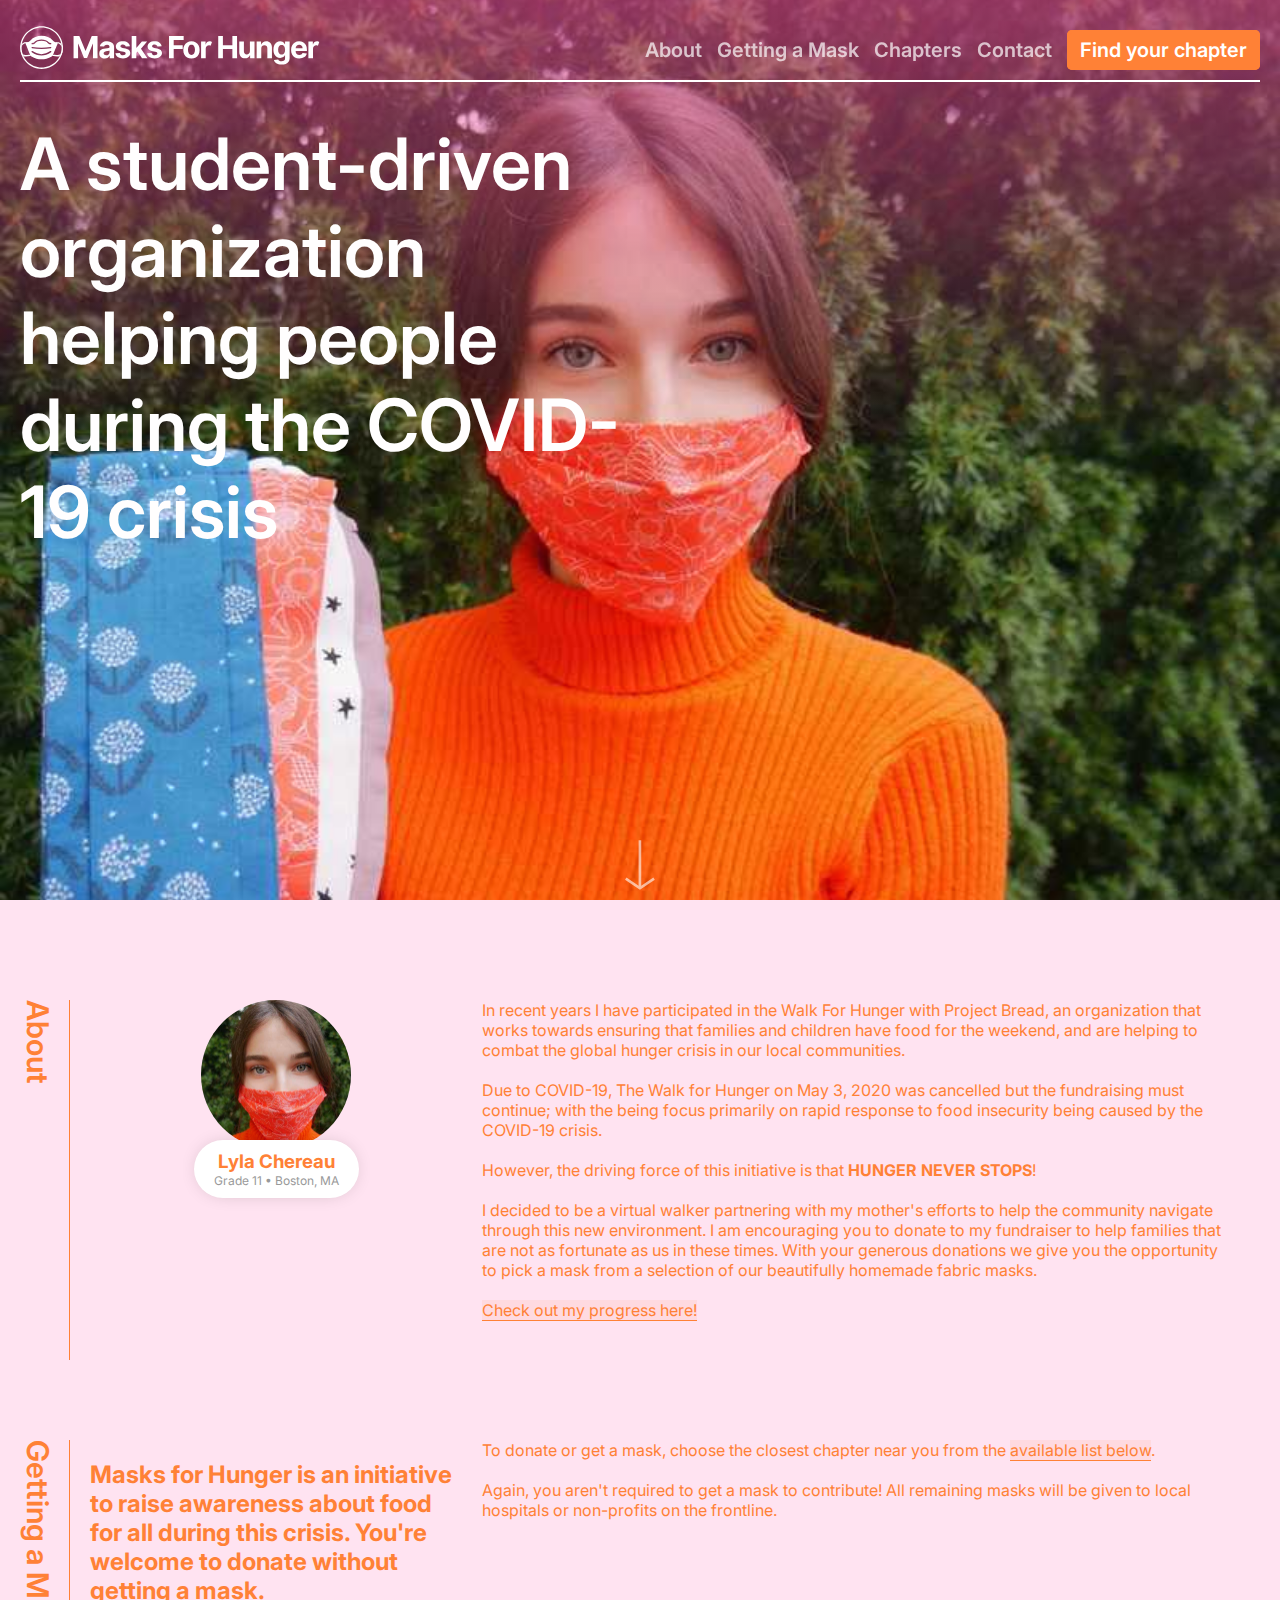
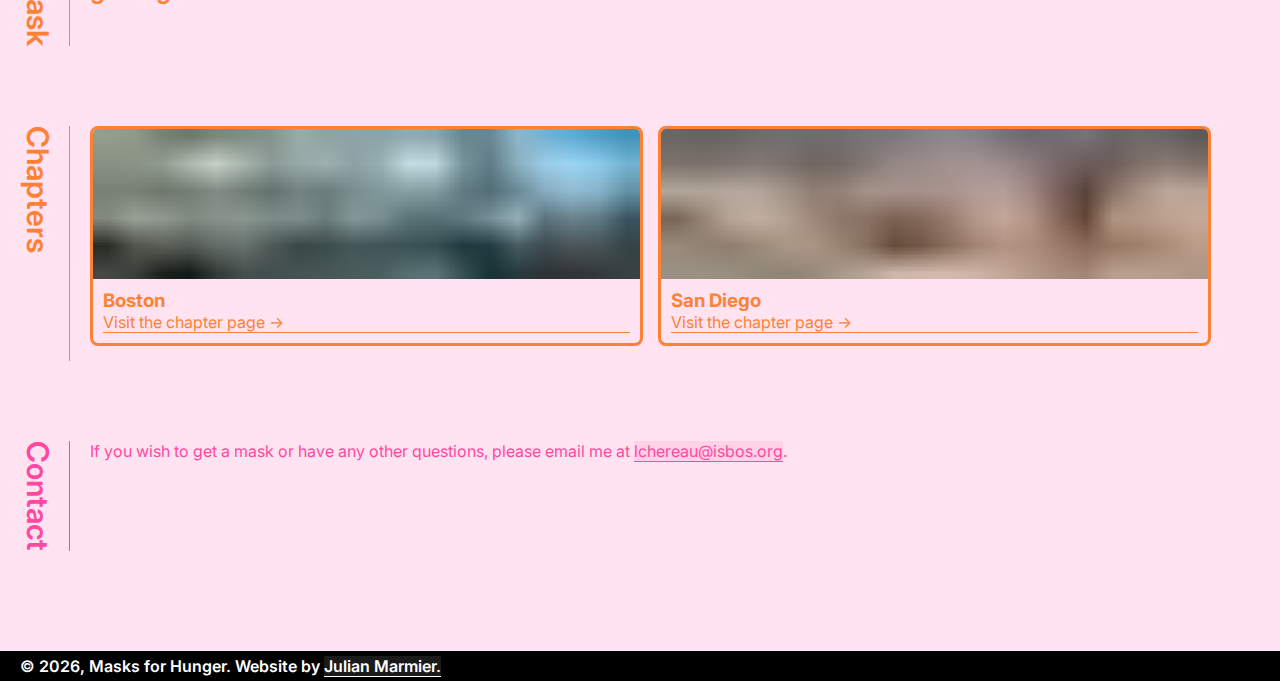
<file: index.html>
<!DOCTYPE html><html><head><meta charSet="utf-8"/><meta http-equiv="x-ua-compatible" content="ie=edge"/><meta name="viewport" content="width=device-width, initial-scale=1, shrink-to-fit=no"/><style data-href="/styles.f39a660fcbbc90f553a2.css">@import url(https://fonts.googleapis.com/css2?family=Inter:wght@300;400;600;700&display=swap);.outerHeader{color:#fff;fill:#fff;border-color:#fff;z-index:1000;top:0;position:fixed;transition:color fill background-color border-color .2s .2s .2s .2s}.header,.outerHeader{display:flex;width:100%}.header{color:inherit;margin:20px;flex-flow:row nowrap;justify-content:space-between;border-bottom:2px solid;border-color:inherit;align-items:center;min-height:60px}.header-logo svg{fill:inherit}.header-logo{display:flex;flex-flow:row nowrap;color:inherit;align-items:center;cursor:pointer}.chapter-links{display:flex;flex-flow:column nowrap}.chapter-links li{margin:3px 0 0;padding:0 0 0 55px;pointer-events:auto}.chapter-links a{opacity:1;transition:.2s}.chapter-links a:hover{color:var(--color-two)}.main-page-link{border-top:1px solid;padding-top:3px;border-color:inherit}.logo-select.show{display:block}.logo-select{box-shadow:0 0 15px -5px rgba(0,0,0,.4);box-sizing:border-box;display:none;position:absolute;top:20px;left:20px;color:var(--color-one);fill:var(--color-one);background-color:var(--color-background);border-radius:10px}.logo-select .header-logo{padding:5px}.logo-title{display:flex;flex-flow:column nowrap}.header-logo h3,.header-logo p{font-weight:600;margin:0;line-height:.9;letter-spacing:-.9px}.header-logo h3{font-size:30px}.icon{max-height:60px;width:55px}ul{list-style-type:none;padding:0;margin:0;display:flex}li{font-weight:600;font-size:20px;margin-left:15px}li a{text-decoration:none;color:inherit;opacity:.7;transition:opacity .3s}li a:hover{opacity:1}.link-active,.link-active a{opacity:1;border-bottom:3px solid;border-color:inherit}.link-donate{padding:5px 10px;border-radius:5px;background-color:var(--color-one);border:solid var(--color-one);color:#fff;opacity:1;transition:background-color .2s}.link-donate:hover{color:var(--color-one);background-color:transparent}.active-about,.active-catalog,.active-chapters,.active-instructions{background-color:var(--color-background);color:var(--color-one);fill:var(--color-one);border-color:var(--color-one)}.active-contact{background-color:var(--color-background);color:var(--color-two);fill:var(--color-two);border-color:var(--color-two)}.header-menubtn{display:none;width:30px;fill:inherit}.header-menubtn svg{fill:inherit}.header-menubtn *,.header-menubtn:hover{cursor:pointer}@media (max-width:900px){.header-nav{position:fixed;visibility:hidden;top:0;left:0;width:100vw;height:100vh;align-items:center;justify-content:center;background-color:rgba(0,0,0,.5);flex-flow:column nowrap;font-size:30px}.link{font-size:30px;margin-bottom:10px}.donate-wrapper{margin-top:10px}.header-nav.open{visibility:visible}.header-menubtn{display:flex;align-items:center;justify-content:center;text-align:center;z-index:1000}.header-menubtn span{width:100%;font-size:30px;padding-bottom:5px}}*{font-family:Inter,BlinkMacSystemFont,helvetica}:root{--color-two:#ff49a1;--color-background:#ffe3f1;--color-one:#ff8136}html{scroll-behavior:smooth;background-color:var(--color-background)}body{margin:0;padding:0}footer{background-color:#000;color:#fff;padding:5px 20px;font-weight:600}span.anchor{z-index:-100}footer a{background-color:hsla(0,0%,100%,.1);border-bottom:1px solid #fff;transition:.2s;text-decoration:none;color:#fff}footer a:hover{background-color:hsla(0,0%,100%,.4)}.grid{grid-template:[ab-anchor] 0 [about] auto [in-anchor] 0 [instructions] auto [ca-anchor] 0 [chapters] auto [co-anchor] 0 [contact] auto/[header] 50px [header-end] 30% [middle] 60% [end]}#item-link{border:3px solid var(--color-one)}#item-link:hover{border-width:6px}.item p.link{font-size:16px;max-width:auto;border-bottom:1px solid;background:linear-gradient(180deg,rgba(255,95,0,.27) 0,rgba(255,95,0,.27));background-position:0 100%;background-repeat:repeat-x;background-size:4px .5px;transition:background-size .2s}.item:hover{border-width:6px}.item:hover p.link{background-size:4px 10px}.about{grid-row:about/in-anchor}.chapters{grid-row:chapters/co-anchor;display:flex;flex-flow:row wrap;color:var(--color-one)}#chapters.anchor{grid-row:ca-anchor/chapters}@media (max-width:1000px){h1.hero-main{width:calc(100% - 40px);margin:0;font-size:4em;padding-left:20px}.grid{display:flex;flex-flow:column nowrap}.title{border-right:0;border-bottom:1px solid;border-bottom-color:inherit;padding-bottom:5px;margin-bottom:5px}.title h4{-ms-writing-mode:initial;writing-mode:initial}.right{margin-bottom:30px}.profile{flex-flow:row nowrap;align-items:center;justify-content:center;margin:20px 0}.profile-card{margin:0 0 0 -20px}.item{flex:1 1 150px}.anchor{margin-top:-100px;padding-bottom:100px}}.question-choice{margin:0 0 1.5rem;box-sizing:border-box;display:flex;flex-flow:row nowrap;justify-content:flex-start;align-items:stretch}.question-choice input{width:0;height:0;position:absolute;left:-9999px}input+label{margin:0;padding:.75rem 2rem;box-sizing:border-box;position:relative;display:inline-block;border:1px solid var(--color-background);line-height:140%;font-weight:600;text-align:center;transition:border-color .15s ease-out,color .25s ease-out,background-color .15s ease-out,box-shadow .15s ease-out;flex:0 0 50%;display:flex;justify-content:center;align-items:center}.question-choice &:first-of-type{border-radius:6px 0 0 6px;border-right:none}.question-choice &:last-of-type{border-radius:0 6px 6px 0;border-left:none}.question-choice input:hover+label{border-color:var(--color-two)}.question-choice input:checked+label{background-color:var(--color-two);color:#fff;border-color:var(--color-two);z-index:1}textarea{height:200px}select option{background-color:var(--color-two);color:#fff}.dropdown-select select{width:100%;background-color:#fff}.mask-control{display:flex;flex-flow:row nowrap;align-content:center;align-items:center;margin-bottom:10px;width:100%;justify-content:space-between;border-top:3px solid var(--color-two);padding-top:5px}.mask-control div{display:flex;flex-flow:row wrap}.mask-control div p{margin-right:10px}.mask-control p{margin:0;align-self:flex-end}.mask-control button{background-color:var(--color-two);color:#fff;border:0;font-size:inherit;border-radius:5px;margin-right:5px}.mask-control button:active{color:var(--color-two);background-color:#fff}.mask-control button:focus{outline:0}input,select,textarea{border-radius:5px;width:calc(100% - 10px);color:var(--color-two);border:1px solid #fff;padding:5px;margin-bottom:10px;font-size:inherit}input:focus,textarea:focus{box-shadow:0 0 20px -8px var(--color-two));border:1px solid var(--color-two);outline:none}input::-webkit-input-placeholder,textarea::-webkit-input-placeholder{color:#d3bbcc}input:-ms-input-placeholder,textarea:-ms-input-placeholder{color:#d3bbcc}input::-ms-input-placeholder,textarea::-ms-input-placeholder{color:#d3bbcc}input::placeholder,textarea::placeholder{color:#d3bbcc}.contactform{display:flex;flex-flow:column nowrap;font-size:16px}.submit{display:flex;flex-flow:row nowrap;justify-content:space-between}.submit button{height:50px;font-size:16px;border-radius:5px;color:#fff;background-color:var(--color-two);outline:none;border:none}.hero-image{height:100vh;background-attachment:fixed;-o-object-fit:cover;object-fit:cover}.hero-image h1{position:relative;width:600px;font-size:4.5em;font-weight:600;color:#fff;top:120px;margin:0 0 0 20px}p{margin:0 0 20px}.arrow-down{position:absolute;width:100%;height:50px;margin-bottom:10px;fill:#fff;opacity:.6;bottom:0}.arrow-down:hover{opacity:1}.grid{display:grid;padding:60px 20px;grid-template:[ab-anchor] 0 [about] auto [about-2] auto [in-anchor] 0 [instructions] auto [ca-anchor] 0 [catalog] auto [co-anchor] 0 [contact] auto/[header] 50px [header-end] 30% [middle] 60% [end];-webkit-column-gap:20px;column-gap:20px;row-gap:40px}#about-container{grid-row:about/in-anchor}.title{display:flex;flex-direction:column nowrap;grid-column:header/header-end;position:relative;border-right:.5px solid}.title h4{-ms-writing-mode:tb-rl;writing-mode:vertical-rl;font-size:30px;font-weight:600;margin:0}.profile,.profile-card{display:flex;flex-flow:column nowrap;align-items:center}.profile-card{background-color:#fff;box-shadow:0 0 20px -8px rgba(0,0,0,.3);border-radius:50px;padding:10px 20px;margin-top:-10px;z-index:100}.profile-card *{margin:0}.profile-card p{font-size:12px;color:#999}.profile-pic{border-radius:50%;width:150px;height:150px;-o-object-fit:cover;object-fit:cover}.left{grid-column:header-end/middle}.right{grid-column:middle/end}.full{grid-column:header-end/end}.item{flex:1 1 200px;border:3px solid var(--color-one);margin:0 15px 15px 0;border-radius:8px;overflow:hidden;box-sizing:border-box;transition:.2s}.out{color:#bbb;border-color:#bbb}.item-image{-o-object-fit:cover;object-fit:cover;width:100%;height:150px}.item-container{padding:10px}.item-container *{margin:0}.about{grid-row:about/about-2}.about,.about2{color:var(--color-one)}.about2{grid-row:about-2/in-anchor}.about a,.instructions a{border-bottom-color:var(--color-one);background-color:rgba(255,95,0,.07);transition:.3s}.about a:hover,.instructions a:hover{background-color:rgba(255,95,0,.27)}.anchor{margin-top:-80px;padding-bottom:80px;display:block}#about.anchor{grid-row:ab-anchor/about}.two-col{display:flex;flex-flow:row nowrap;justify-content:space-between;align-items:center}.about2 h4{margin:0 0 .5em}.two-col h2{font-weight:300;flex:0 1 75%;margin:0 20px 0 0}#action{flex:1 1 20%;background-color:var(--color-one);border:1px solid var(--color-one);border-radius:10px;color:#fff;text-align:center;vertical-align:middle;padding:10px 5px;height:auto;transition:.2s}#action:hover{background:none;color:var(--color-one)}.catalog{grid-row:catalog/co-anchor;display:flex;flex-flow:row wrap;color:var(--color-one)}.catalog.full{display:grid;grid-template-columns:repeat(auto-fit,minmax(200px,1fr))}#catalog.anchor{grid-row:ca-anchor/catalog}.contact{grid-row-start:contact;color:var(--color-two)}#contact.anchor{grid-row:co-anchor/contact}.contact a{border-bottom-color:#ffb0d6;background-color:rgba(255,73,161,.1);transition:.3s}.contact a:hover{border-bottom-color:var(--color-two);background-color:rgba(255,73,161,.27)}.instructions{grid-row:instructions/ca-anchor;color:var(--color-one)}#instructions.anchor{grid-row:in-anchor/instructions}.instructions li{font-weight:400;font-size:inherit;margin-bottom:10px;opacity:1}.instructions li a{opacity:1}.donate-section{background-color:var(--color-one);color:#fff;display:flex;flex-flow:row wrap;align-content:center;align-items:center;justify-content:center;padding:20px 0}.donate-section h1{margin:0 20px 0 0}.donate-btn svg{width:15px;margin-right:10px;fill:var(--color-one)}.donate-btn{display:flex;flex-flow:row nowrap;padding:10px;background-color:#fff;border:1px solid #fff;color:var(--color-one);fill:var(--color-one);border-radius:5px;text-decoration:none;transition:.3s;align-items:center;justify-content:center;align-content:center}.donate-btn:hover{color:#fff;fill:#fff;background-color:var(--color-one)}.grid a{text-decoration:none;border-bottom:.5px solid;color:inherit}ul.mask-header{display:flex;flex-flow:row nowrap;align-items:stretch;align-content:center;justify-content:center;margin-bottom:20px}ul.mask-header li{font-size:20px;font-weight:700;text-align:center;margin:10px;border-radius:5px;border:1px solid var(--color-one);padding:10px}@media (max-width:900px){h1.hero-main{width:calc(100% - 40px);margin:0;font-size:4em;padding-left:20px}.grid{display:flex;flex-flow:column nowrap}.title{border-right:0;border-bottom:1px solid;border-bottom-color:inherit;padding-bottom:5px;margin-bottom:5px}.title h4{-ms-writing-mode:initial;writing-mode:initial}.right{margin-bottom:30px}.profile{flex-flow:row nowrap;align-items:center;justify-content:center;margin:20px 0}.profile-card{margin:0 0 0 -20px}.item{flex:1 1 150px}.anchor{margin-top:-100px;padding-bottom:100px}.about2{margin-bottom:20px}}@media (max-width:640px){ul.mask-header{flex-flow:column nowrap}ul.mask-header li{margin:10px 0 0}}</style><meta name="generator" content="Gatsby 2.20.23"/><title data-react-helmet="true">Masks for Hunger</title><meta data-react-helmet="true" name="viewport" content="width=device-width, initial-scale=1"/><link rel="preconnect dns-prefetch" href="https://www.google-analytics.com"/><link as="script" rel="preload" href="/webpack-runtime-59be78dd9c385950af6f.js"/><link as="script" rel="preload" href="/framework-f2db165fb1960f050581.js"/><link as="script" rel="preload" href="/532a2f07-255b4745d471bfebf979.js"/><link as="script" rel="preload" href="/app-a3d451d40b0cd53a6467.js"/><link as="script" rel="preload" href="/styles-b729c27faa6284e9ff45.js"/><link as="script" rel="preload" href="/b14b01941ec759f4e4fa4f5bea2de6749bf27e08-60d9d8c449386c643cbf.js"/><link as="script" rel="preload" href="/2d696f020583c23f6aefc0e400601c4e15760d81-9b0fbece326c14c3ee35.js"/><link as="script" rel="preload" href="/component---src-pages-index-js-21a88a7821288db9a365.js"/><link as="fetch" rel="preload" href="/page-data/index/page-data.json" crossorigin="anonymous"/><link as="fetch" rel="preload" href="/page-data/app-data.json" crossorigin="anonymous"/></head><body><div id="___gatsby"><div style="outline:none" tabindex="-1" id="gatsby-focus-wrapper"><div class="outerHeader active-top"><div class="header"><div class="header-logo"><a aria-current="page" class="" href="/"><svg width="100%" height="100%" viewBox="0 0 779 112" version="1.1" xml:space="preserve" style="fill-rule:evenodd;clip-rule:evenodd;stroke-linejoin:round;stroke-miterlimit:2"><g transform="matrix(1,0,0,1,-123,-244)"><g transform="matrix(1,0,0,1,11.846,-29.9282)"><g id="Logo" transform="matrix(0.0693735,0,0,0.0693735,97.854,260.555)"><ellipse cx="1000.02" cy="1000" rx="799.981" ry="799.975" style="fill:none"></ellipse><clipPath id="_clip1"><ellipse cx="1000.02" cy="1000" rx="799.981" ry="799.975"></ellipse></clipPath><g clip-path="url(#_clip1)"><g id="Mask"><path d="M1601.93,851.711C1605.5,843.029 1604.39,833.123 1598.98,825.448C1593.58,817.773 1584.62,813.393 1575.24,813.837C1531.85,815.843 1465.22,804.199 1410.63,730.784C1238.73,499.635 761.275,500.192 589.374,730.784C539.705,797.411 467.286,809.478 421.741,809.566C412.58,809.556 404.017,814.118 398.915,821.727C393.813,829.336 392.844,838.989 396.331,847.461C437.161,946.653 539.666,1195.63 576.192,1284.35C585.047,1305.86 600.691,1323.89 620.739,1335.68C872.832,1483.53 1124.89,1472.33 1376.95,1335.41C1398.45,1323.71 1415.27,1304.98 1424.58,1282.35C1461.32,1193.25 1560.3,952.822 1601.93,851.711ZM647.871,880.721C634.194,882.544 621.61,872.921 619.786,859.244C617.963,845.567 627.586,832.983 641.263,831.159C641.263,831.159 664.186,828.105 685.958,821.075C696.45,817.687 707.329,814.46 711.927,808.322C765.507,736.787 878.245,697.496 992.413,696.723C1106.58,695.949 1220.64,733.647 1276.82,808.273C1281.16,814.039 1291.42,817.273 1301.29,820.681L1343.54,831.255C1357.16,833.438 1366.45,846.272 1364.27,859.896C1362.08,873.52 1349.25,882.808 1335.63,880.625C1335.63,880.625 1299.95,874.839 1272.27,863.085C1256.89,856.557 1243.98,847.779 1236.88,838.346C1188.92,774.652 1090.19,746.062 992.751,746.722C895.316,747.382 797.673,777.245 751.946,838.297C744.497,848.242 730.918,857.27 714.739,863.813C685.542,875.623 647.878,880.72 647.871,880.721ZM647.871,880.721C647.871,880.721 647.871,880.721 647.871,880.721ZM640.195,1027.8C874.755,1069.46 1109.32,1068.71 1343.88,1027.82C1357.47,1025.44 1366.58,1012.49 1364.21,998.893C1361.84,985.3 1348.88,976.188 1335.29,978.558C1106.51,1018.45 877.722,1019.21 648.939,978.572C635.354,976.159 622.365,985.23 619.952,998.815C617.539,1012.4 626.61,1025.39 640.195,1027.8ZM631.209,1174.32C870.094,1336.1 1111.14,1340.21 1354.33,1174.27C1365.73,1166.49 1368.67,1150.92 1360.89,1139.52C1353.12,1128.13 1337.55,1125.19 1326.15,1132.96C1101.87,1286.01 879.559,1282.13 659.247,1132.92C647.823,1125.18 632.266,1128.17 624.529,1139.6C616.791,1151.02 619.785,1166.58 631.209,1174.32Z"></path><path d="M301.411,1256.11C305.385,1259.12 309.477,1261.81 313.684,1264.21C355.225,1287.94 405.761,1283.09 458.492,1277.41C493.574,1273.63 529.562,1269.09 565.007,1269.01L572.031,1286.07C577.267,1298.79 584.781,1310.34 594.118,1320.19C534.246,1314.27 471.165,1328.72 413.142,1331.34C384.178,1332.64 356.389,1331.17 330.444,1324.38C319.677,1302.21 309.978,1279.43 301.411,1256.11ZM492.959,803.663L502.739,807.307L504.015,823.172C518.042,997.541 584.011,1078.04 636.521,1291.34L608.698,1321.62C596.341,1311.13 586.59,1297.79 580.353,1282.64L574.779,1269.1C576.255,1269.13 577.724,1269.17 579.192,1269.22C529.34,1083.84 471.716,1000.55 455.708,843.946C436.494,838.857 417.432,837.792 398.969,840.068C398.232,834.582 399.496,828.94 402.653,824.233C406.918,817.871 414.077,814.058 421.736,814.066C441.752,814.027 466.834,811.708 492.959,803.663ZM259.81,856.545C253.573,888.858 249.403,921.91 247.443,955.548C226.609,995.725 217.114,1041.79 224.685,1086.39C237.89,1164.18 258.525,1212.86 285.937,1242.12C295.041,1268.95 305.617,1295.11 317.584,1320.52C299.418,1314.32 282.257,1305.16 266.355,1292.09C226.309,1259.19 193.271,1200.1 175.39,1094.76C161.073,1010.41 195.335,921.412 254.748,861.519C256.415,859.839 258.1,858.182 259.81,856.545ZM272.207,845.365C328.972,797.23 403.242,774.523 478.174,798.416C457.452,803.48 437.866,805.035 421.732,805.066C411.082,805.054 401.116,810.364 395.177,819.221C390.753,825.82 388.998,833.74 390.071,841.429C352.66,848.265 318.085,868.668 290.245,896.732C278.52,908.552 267.943,921.746 258.81,935.934C261.44,905.177 265.945,874.951 272.207,845.365Z"></path><path d="M1699.82,1252.84C1691.08,1277 1681.12,1300.58 1670.04,1323.47C1643.14,1331.04 1614.19,1332.7 1583.96,1331.34C1526.55,1328.75 1464.19,1314.57 1404.88,1320.01C1415.04,1309.78 1423.18,1297.59 1428.74,1284.06L1434.94,1269.02C1469.47,1269.33 1504.47,1273.73 1538.61,1277.41C1591.34,1283.09 1641.88,1287.94 1683.42,1264.21C1689.1,1260.97 1694.57,1257.2 1699.82,1252.84ZM1499.11,806.249C1527.37,817.109 1554.15,819.317 1575.45,818.333C1583.3,817.961 1590.78,821.622 1595.3,828.039C1598.01,831.876 1599.43,836.38 1599.49,840.934C1580,837.072 1560.36,837.391 1541.49,843.06C1525.61,1000.22 1467.86,1083.48 1417.91,1269.22C1420.34,1269.14 1422.76,1269.08 1425.2,1269.05L1420.42,1280.63C1413.71,1296.94 1402.93,1311.14 1389.24,1321.93L1388.76,1322.01L1360.58,1291.34C1413.09,1078.04 1479.06,997.541 1493.09,823.172L1494.28,808.413L1499.11,806.249ZM1749.01,876.633C1802.31,936.039 1834.81,1017.61 1821.71,1094.76C1803.83,1200.1 1770.8,1259.19 1730.75,1292.09C1717.92,1302.63 1704.27,1310.63 1689.93,1316.59C1703.6,1286.89 1715.4,1256.16 1725.18,1224.56C1745.7,1194.57 1761.57,1150.31 1772.42,1086.39C1778.31,1051.7 1772.55,1016.1 1758.82,983.066C1758.03,946.932 1754.71,911.417 1749.01,876.633ZM1742.34,950.599C1722.85,918.35 1696.06,890.165 1666.15,869.977C1647.87,857.639 1628.31,848.231 1608.45,843.001C1608.83,835.926 1606.86,828.813 1602.66,822.856C1596.37,813.923 1585.94,808.826 1575.03,809.342C1556.96,810.178 1534.78,808.573 1511.14,800.905C1570.29,776.028 1637.07,790.032 1694.12,828.532C1706.76,837.06 1718.88,846.78 1730.29,857.485C1736.2,887.907 1740.26,918.986 1742.34,950.599Z"></path></g></g><path d="M1000.02,200.025C1441.54,200.025 1800,558.482 1800,1000C1800,1441.52 1441.54,1799.98 1000.02,1799.98C558.497,1799.98 200.037,1441.52 200.037,1000C200.037,558.482 558.497,200.025 1000.02,200.025ZM1000.02,250.025C1413.94,250.025 1750,586.077 1750,1000C1750,1413.92 1413.94,1749.98 1000.02,1749.98C586.093,1749.98 250.037,1413.92 250.037,1000C250.037,586.077 586.093,250.025 1000.02,250.025Z"></path></g><g transform="matrix(0.297825,0,0,0.297825,150.08,236.75)"><g transform="matrix(265.08,0,0,265.08,319.363,405.157)"><path d="M0.063,-0.727L0.253,-0.727L0.453,-0.239L0.462,-0.239L0.662,-0.727L0.852,-0.727L0.852,0L0.702,0L0.702,-0.473L0.696,-0.473L0.508,-0.004L0.407,-0.004L0.218,-0.475L0.212,-0.475L0.212,0L0.063,0L0.063,-0.727Z" style="fill-rule:nonzero"></path></g><g transform="matrix(265.08,0,0,265.08,551.044,405.157)"><path d="M0.216,0.01C0.164,0.01 0.121,-0.003 0.086,-0.031C0.052,-0.058 0.035,-0.098 0.035,-0.152C0.035,-0.193 0.044,-0.225 0.064,-0.248C0.083,-0.271 0.108,-0.288 0.139,-0.299C0.17,-0.31 0.204,-0.317 0.24,-0.32C0.287,-0.325 0.321,-0.33 0.341,-0.335C0.362,-0.34 0.372,-0.352 0.372,-0.369L0.372,-0.371C0.372,-0.394 0.365,-0.411 0.351,-0.424C0.337,-0.436 0.317,-0.442 0.291,-0.442C0.264,-0.442 0.242,-0.436 0.226,-0.424C0.21,-0.413 0.199,-0.397 0.194,-0.379L0.054,-0.391C0.064,-0.44 0.09,-0.48 0.132,-0.509C0.173,-0.538 0.226,-0.553 0.292,-0.553C0.332,-0.553 0.37,-0.546 0.405,-0.533C0.44,-0.521 0.469,-0.501 0.491,-0.474C0.512,-0.446 0.523,-0.411 0.523,-0.368L0.523,0L0.38,0L0.38,-0.076L0.375,-0.076C0.362,-0.05 0.342,-0.03 0.316,-0.014C0.289,0.002 0.256,0.01 0.216,0.01ZM0.259,-0.094C0.292,-0.094 0.32,-0.104 0.341,-0.123C0.362,-0.142 0.373,-0.166 0.373,-0.195L0.373,-0.253C0.367,-0.249 0.358,-0.245 0.345,-0.242C0.333,-0.239 0.32,-0.236 0.306,-0.234C0.291,-0.232 0.279,-0.23 0.268,-0.228C0.241,-0.225 0.22,-0.217 0.204,-0.206C0.187,-0.195 0.179,-0.179 0.179,-0.157C0.179,-0.136 0.187,-0.121 0.202,-0.11C0.217,-0.099 0.236,-0.094 0.259,-0.094Z" style="fill-rule:nonzero"></path></g><g transform="matrix(265.08,0,0,265.08,691.604,405.157)"><path d="M0.514,-0.39L0.376,-0.381C0.372,-0.399 0.362,-0.414 0.347,-0.426C0.332,-0.439 0.311,-0.445 0.284,-0.445C0.261,-0.445 0.241,-0.44 0.225,-0.431C0.209,-0.421 0.201,-0.408 0.201,-0.391C0.201,-0.378 0.206,-0.367 0.216,-0.358C0.227,-0.349 0.245,-0.342 0.27,-0.337L0.369,-0.317C0.474,-0.295 0.526,-0.246 0.527,-0.169C0.527,-0.133 0.516,-0.102 0.495,-0.075C0.474,-0.048 0.446,-0.027 0.409,-0.012C0.373,0.003 0.331,0.011 0.284,0.011C0.212,0.011 0.154,-0.004 0.111,-0.035C0.068,-0.065 0.043,-0.106 0.036,-0.158L0.185,-0.166C0.19,-0.144 0.201,-0.127 0.218,-0.115C0.235,-0.104 0.257,-0.098 0.284,-0.098C0.311,-0.098 0.332,-0.104 0.348,-0.114C0.364,-0.124 0.373,-0.138 0.373,-0.154C0.372,-0.181 0.349,-0.199 0.303,-0.208L0.208,-0.227C0.103,-0.248 0.05,-0.3 0.051,-0.383C0.051,-0.435 0.072,-0.477 0.114,-0.507C0.156,-0.537 0.212,-0.553 0.282,-0.553C0.351,-0.553 0.405,-0.538 0.445,-0.509C0.484,-0.48 0.508,-0.44 0.514,-0.39Z" style="fill-rule:nonzero"></path></g><g transform="matrix(265.08,0,0,265.08,827.269,405.157)"><path d="M0.06,0L0.06,-0.727L0.212,-0.727L0.212,-0.338L0.22,-0.338L0.395,-0.545L0.568,-0.545L0.366,-0.309L0.578,0L0.401,0L0.252,-0.22L0.212,-0.173L0.212,0L0.06,0Z" style="fill-rule:nonzero"></path></g><g transform="matrix(265.08,0,0,265.08,968.206,405.157)"><path d="M0.514,-0.39L0.376,-0.381C0.372,-0.399 0.362,-0.414 0.347,-0.426C0.332,-0.439 0.311,-0.445 0.284,-0.445C0.261,-0.445 0.241,-0.44 0.225,-0.431C0.209,-0.421 0.201,-0.408 0.201,-0.391C0.201,-0.378 0.206,-0.367 0.216,-0.358C0.227,-0.349 0.245,-0.342 0.27,-0.337L0.369,-0.317C0.474,-0.295 0.526,-0.246 0.527,-0.169C0.527,-0.133 0.516,-0.102 0.495,-0.075C0.474,-0.048 0.446,-0.027 0.409,-0.012C0.373,0.003 0.331,0.011 0.284,0.011C0.212,0.011 0.154,-0.004 0.111,-0.035C0.068,-0.065 0.043,-0.106 0.036,-0.158L0.185,-0.166C0.19,-0.144 0.201,-0.127 0.218,-0.115C0.235,-0.104 0.257,-0.098 0.284,-0.098C0.311,-0.098 0.332,-0.104 0.348,-0.114C0.364,-0.124 0.373,-0.138 0.373,-0.154C0.372,-0.181 0.349,-0.199 0.303,-0.208L0.208,-0.227C0.103,-0.248 0.05,-0.3 0.051,-0.383C0.051,-0.435 0.072,-0.477 0.114,-0.507C0.156,-0.537 0.212,-0.553 0.282,-0.553C0.351,-0.553 0.405,-0.538 0.445,-0.509C0.484,-0.48 0.508,-0.44 0.514,-0.39Z" style="fill-rule:nonzero"></path></g><g transform="matrix(265.08,0,0,265.08,1152.09,405.157)"><path d="M0.063,0L0.063,-0.727L0.545,-0.727L0.545,-0.6L0.217,-0.6L0.217,-0.427L0.513,-0.427L0.513,-0.3L0.217,-0.3L0.217,0L0.063,0Z" style="fill-rule:nonzero"></path></g><g transform="matrix(265.08,0,0,265.08,1283.33,405.157)"><path d="M0.307,0.011C0.252,0.011 0.204,-0.001 0.164,-0.025C0.124,-0.048 0.093,-0.081 0.071,-0.123C0.049,-0.166 0.038,-0.215 0.038,-0.271C0.038,-0.327 0.049,-0.376 0.071,-0.419C0.093,-0.461 0.124,-0.494 0.164,-0.517C0.204,-0.541 0.252,-0.553 0.307,-0.553C0.362,-0.553 0.41,-0.541 0.45,-0.517C0.49,-0.494 0.521,-0.461 0.543,-0.419C0.564,-0.376 0.575,-0.327 0.575,-0.271C0.575,-0.215 0.564,-0.166 0.543,-0.123C0.521,-0.081 0.49,-0.048 0.45,-0.025C0.41,-0.001 0.362,0.011 0.307,0.011ZM0.308,-0.107C0.345,-0.107 0.373,-0.122 0.393,-0.153C0.412,-0.185 0.422,-0.224 0.422,-0.272C0.422,-0.319 0.412,-0.359 0.393,-0.39C0.373,-0.421 0.345,-0.437 0.308,-0.437C0.269,-0.437 0.241,-0.421 0.221,-0.39C0.202,-0.359 0.192,-0.319 0.192,-0.272C0.192,-0.224 0.202,-0.185 0.221,-0.153C0.241,-0.122 0.269,-0.107 0.308,-0.107Z" style="fill-rule:nonzero"></path></g><g transform="matrix(265.08,0,0,265.08,1432.74,405.157)"><path d="M0.06,0L0.06,-0.545L0.207,-0.545L0.207,-0.45L0.213,-0.45C0.223,-0.484 0.239,-0.51 0.263,-0.527C0.286,-0.545 0.313,-0.553 0.344,-0.553C0.358,-0.553 0.372,-0.551 0.385,-0.548C0.397,-0.544 0.408,-0.54 0.418,-0.533L0.373,-0.408C0.366,-0.412 0.358,-0.415 0.35,-0.417C0.341,-0.42 0.332,-0.421 0.321,-0.421C0.291,-0.421 0.265,-0.411 0.244,-0.39C0.223,-0.369 0.212,-0.342 0.212,-0.309L0.212,0L0.06,0Z" style="fill-rule:nonzero"></path></g><g transform="matrix(265.08,0,0,265.08,1581.32,405.157)"><path d="M0.063,0L0.063,-0.727L0.217,-0.727L0.217,-0.427L0.529,-0.427L0.529,-0.727L0.683,-0.727L0.683,0L0.529,0L0.529,-0.3L0.217,-0.3L0.217,0L0.063,0Z" style="fill-rule:nonzero"></path></g><g transform="matrix(265.08,0,0,265.08,1765.84,405.157)"><path d="M0.41,-0.232L0.41,-0.545L0.561,-0.545L0.561,0L0.416,0L0.416,-0.099L0.411,-0.099C0.398,-0.067 0.378,-0.041 0.349,-0.022C0.321,-0.003 0.286,0.007 0.245,0.007C0.19,0.007 0.146,-0.011 0.112,-0.048C0.078,-0.084 0.061,-0.134 0.06,-0.198L0.06,-0.545L0.212,-0.545L0.212,-0.225C0.212,-0.193 0.221,-0.167 0.238,-0.149C0.255,-0.13 0.277,-0.121 0.306,-0.121C0.333,-0.121 0.358,-0.13 0.379,-0.149C0.4,-0.168 0.41,-0.196 0.41,-0.232Z" style="fill-rule:nonzero"></path></g><g transform="matrix(265.08,0,0,265.08,1917.41,405.157)"><path d="M0.212,-0.315L0.212,0L0.06,0L0.06,-0.545L0.205,-0.545L0.205,-0.449L0.211,-0.449C0.223,-0.481 0.244,-0.506 0.272,-0.525C0.3,-0.543 0.335,-0.553 0.375,-0.553C0.432,-0.553 0.477,-0.534 0.512,-0.498C0.546,-0.461 0.563,-0.411 0.563,-0.347L0.563,0L0.412,0L0.412,-0.32C0.412,-0.354 0.404,-0.38 0.386,-0.399C0.369,-0.417 0.345,-0.427 0.315,-0.427C0.284,-0.427 0.26,-0.417 0.241,-0.398C0.222,-0.378 0.212,-0.351 0.212,-0.315Z" style="fill-rule:nonzero"></path></g><g transform="matrix(265.08,0,0,265.08,2068.98,405.157)"><path d="M0.306,0.212C0.233,0.212 0.175,0.198 0.133,0.169C0.091,0.14 0.066,0.105 0.057,0.064L0.197,0.045C0.203,0.06 0.215,0.073 0.233,0.085C0.251,0.098 0.276,0.104 0.31,0.104C0.343,0.104 0.37,0.096 0.391,0.08C0.413,0.065 0.423,0.039 0.423,0.003L0.423,-0.097L0.417,-0.097C0.407,-0.074 0.389,-0.054 0.364,-0.035C0.339,-0.017 0.305,-0.008 0.261,-0.008C0.22,-0.008 0.183,-0.017 0.15,-0.037C0.116,-0.056 0.09,-0.085 0.07,-0.124C0.05,-0.164 0.04,-0.213 0.04,-0.274C0.04,-0.336 0.05,-0.387 0.07,-0.429C0.091,-0.47 0.118,-0.501 0.151,-0.521C0.185,-0.542 0.221,-0.553 0.261,-0.553C0.292,-0.553 0.317,-0.547 0.338,-0.537C0.358,-0.527 0.375,-0.514 0.388,-0.499C0.401,-0.484 0.41,-0.469 0.417,-0.454L0.423,-0.454L0.423,-0.545L0.573,-0.545L0.573,0.005C0.573,0.051 0.561,0.089 0.539,0.119C0.516,0.15 0.484,0.173 0.444,0.189C0.404,0.205 0.358,0.212 0.306,0.212ZM0.309,-0.121C0.346,-0.121 0.374,-0.135 0.394,-0.162C0.414,-0.189 0.424,-0.226 0.424,-0.275C0.424,-0.322 0.414,-0.361 0.394,-0.389C0.374,-0.418 0.346,-0.432 0.309,-0.432C0.272,-0.432 0.243,-0.417 0.224,-0.388C0.204,-0.359 0.195,-0.321 0.195,-0.275C0.195,-0.227 0.204,-0.19 0.224,-0.163C0.244,-0.135 0.272,-0.121 0.309,-0.121Z" style="fill-rule:nonzero"></path></g><g transform="matrix(265.08,0,0,265.08,2223.57,405.157)"><path d="M0.309,0.011C0.253,0.011 0.205,-0.001 0.164,-0.024C0.124,-0.046 0.093,-0.079 0.071,-0.121C0.049,-0.163 0.038,-0.213 0.038,-0.27C0.038,-0.326 0.049,-0.376 0.071,-0.418C0.093,-0.46 0.124,-0.493 0.163,-0.517C0.203,-0.541 0.249,-0.553 0.303,-0.553C0.351,-0.553 0.394,-0.542 0.433,-0.522C0.472,-0.502 0.502,-0.471 0.525,-0.43C0.548,-0.389 0.559,-0.337 0.559,-0.276L0.559,-0.234L0.188,-0.234L0.188,-0.234C0.188,-0.193 0.199,-0.161 0.221,-0.137C0.243,-0.114 0.274,-0.102 0.311,-0.102C0.337,-0.102 0.359,-0.108 0.377,-0.118C0.396,-0.129 0.409,-0.145 0.416,-0.165L0.556,-0.156C0.545,-0.106 0.518,-0.065 0.475,-0.035C0.432,-0.004 0.376,0.011 0.309,0.011ZM0.188,-0.328L0.417,-0.328C0.417,-0.36 0.406,-0.387 0.386,-0.408C0.365,-0.429 0.338,-0.44 0.305,-0.44C0.272,-0.44 0.244,-0.429 0.223,-0.407C0.201,-0.385 0.19,-0.359 0.188,-0.328Z" style="fill-rule:nonzero"></path></g><g transform="matrix(265.08,0,0,265.08,2368.74,405.157)"><path d="M0.06,0L0.06,-0.545L0.207,-0.545L0.207,-0.45L0.213,-0.45C0.223,-0.484 0.239,-0.51 0.263,-0.527C0.286,-0.545 0.313,-0.553 0.344,-0.553C0.358,-0.553 0.372,-0.551 0.385,-0.548C0.397,-0.544 0.408,-0.54 0.418,-0.533L0.373,-0.408C0.366,-0.412 0.358,-0.415 0.35,-0.417C0.341,-0.42 0.332,-0.421 0.321,-0.421C0.291,-0.421 0.265,-0.411 0.244,-0.39C0.223,-0.369 0.212,-0.342 0.212,-0.309L0.212,0L0.06,0Z" style="fill-rule:nonzero"></path></g></g></g></g></svg></a></div><div class="header-menubtn"><svg width="100%" height="100%" viewBox="0 0 500 500" version="1.1" xml:space="preserve" style="fill-rule:evenodd;clip-rule:evenodd;stroke-linejoin:round;stroke-miterlimit:2"><rect x="48.94" y="136.783" width="402.121" height="44.564"></rect><rect x="48.94" y="227.967" width="402.121" height="44.564"></rect><rect x="48.94" y="319.149" width="402.121" height="44.564"></rect></svg></div><ul class="header-nav"><li class=""></li><li class="link"><a href="/#about">About</a></li><li class="link"><a aria-current="page" class="" href="/">Getting a Mask</a></li><li class="link"><a aria-current="page" class="" href="/">Chapters</a></li><li class="link"><a aria-current="page" class="" href="/">Contact</a></li><li class="link donate-wrapper"><a aria-current="page" class="link-donate" href="/">Find your chapter</a></li></ul></div></div><main><div class="hero-image gbi-1102326216-mvVwhgrWu56JggqZQ5hFjK" style="background-position:center;background-repeat:no-repeat;background-size:cover;position:relative;opacity:0.99" alt="Masks for Hunger"><style>
          .hero-image.gbi-1102326216-mvVwhgrWu56JggqZQ5hFjK:before,
          .hero-image.gbi-1102326216-mvVwhgrWu56JggqZQ5hFjK:after {
            content: '';
            display: block;
            position: absolute;
            width: 100%;
            height: 100%;
            top: 0;
            left: 0;
            
            transition: opacity 0.5s ease 0.25s;
            background-position: center;
background-repeat: no-repeat;
background-size: cover;

          }
          .hero-image.gbi-1102326216-mvVwhgrWu56JggqZQ5hFjK:before {
            z-index: -100;
            
            
            opacity: 0; 
          }
          .hero-image.gbi-1102326216-mvVwhgrWu56JggqZQ5hFjK:after {
            z-index: -101;
            background-image: linear-gradient(to bottom, #FF49A188, rgba(255, 0, 0, 0) 50%),url([data-uri]);
            
            
          }
        </style><noscript><style>
    .hero-image.gbi-1102326216-mvVwhgrWu56JggqZQ5hFjK:before {
      opacity: 1;
      background-image: linear-gradient(to bottom, #FF49A188, rgba(255, 0, 0, 0) 50%),url('/static/2fa4af76550b49f4dce2a053e11f011e/14b42/hero.jpg');
    }</style></noscript><h1 class="hero-main" id="top">A student-driven organization helping people during the COVID-19 crisis</h1><a class="arrow-down" href="/#about"><svg width="100%" height="100%" viewBox="0 0 208 341" version="1.1" xml:space="preserve" style="fill-rule:evenodd;clip-rule:evenodd;stroke-linejoin:round;stroke-miterlimit:2"><path d="M94.5,311.29l0,-309.214l18,0l0,309.214l82.542,-55.027l9.984,14.976l-101.526,67.685l-101.526,-67.685l9.984,-14.976l82.542,55.027Z"></path></svg></a></div><div class="grid"><span class="anchor" id="about"></span><div class="title about" id="about-container"><h4>About</h4></div><div class="left profile about"><div class="profile-pic gatsby-image-wrapper" style="position:relative;overflow:hidden;background-attachment:fixed"><div aria-hidden="true" style="width:100%;padding-bottom:75%"></div><img aria-hidden="true" src="[data-uri]" alt="" style="position:absolute;top:0;left:0;width:100%;height:100%;object-fit:cover;object-position:center;opacity:1;transition-delay:500ms"/><noscript><picture><source srcset="/static/43a73b902381fcadb3700104ebea97c7/f836f/lyla.jpg 200w,
/static/43a73b902381fcadb3700104ebea97c7/2244e/lyla.jpg 400w,
/static/43a73b902381fcadb3700104ebea97c7/14b42/lyla.jpg 800w,
/static/43a73b902381fcadb3700104ebea97c7/47498/lyla.jpg 1200w,
/static/43a73b902381fcadb3700104ebea97c7/0e329/lyla.jpg 1600w,
/static/43a73b902381fcadb3700104ebea97c7/69755/lyla.jpg 2048w" sizes="(max-width: 800px) 100vw, 800px" /><img loading="lazy" sizes="(max-width: 800px) 100vw, 800px" srcset="/static/43a73b902381fcadb3700104ebea97c7/f836f/lyla.jpg 200w,
/static/43a73b902381fcadb3700104ebea97c7/2244e/lyla.jpg 400w,
/static/43a73b902381fcadb3700104ebea97c7/14b42/lyla.jpg 800w,
/static/43a73b902381fcadb3700104ebea97c7/47498/lyla.jpg 1200w,
/static/43a73b902381fcadb3700104ebea97c7/0e329/lyla.jpg 1600w,
/static/43a73b902381fcadb3700104ebea97c7/69755/lyla.jpg 2048w" src="/static/43a73b902381fcadb3700104ebea97c7/14b42/lyla.jpg" alt="" style="position:absolute;top:0;left:0;opacity:1;width:100%;height:100%;object-fit:cover;object-position:center"/></picture></noscript></div><div class="profile-card"><h3>Lyla Chereau</h3><p>Grade 11 • Boston, MA</p></div></div><div class="right about"><p>In recent years I have participated in the Walk For Hunger with Project Bread, an organization that works towards ensuring that families and children have food for the weekend, and are helping to combat the global hunger crisis in our local communities.</p><p>Due to COVID-19, The Walk for Hunger on May 3, 2020 was cancelled but the fundraising must continue; with the being focus primarily on rapid response to food insecurity being caused by the COVID-19 crisis.</p><p>However, the driving force of this initiative is that <b>HUNGER NEVER STOPS</b>! </p><p>I decided to be a virtual walker partnering with my mother&#x27;s efforts to help the community navigate through this new environment. I am encouraging you to donate to my fundraiser to help families that are not as fortunate as us in these times. With your generous donations we give you the opportunity to pick a mask from a selection of our beautifully homemade fabric masks.</p><a href="http://support.projectbread.org/site/TR/Walk/WalkforHunger?px=2304152&amp;pg=personal&amp;fr_id=1400">Check out my progress here!</a></div><span class="anchor" id="instructions"></span><div class="title instructions" id="instructions-container"><h4>Getting a Mask</h4></div><div class="instructions left"><h2>Masks for Hunger is an initiative to raise awareness about food for all during this crisis. You&#x27;re welcome to donate without getting a mask.</h2></div><div class="instructions right"><p>To donate or get a mask, choose the closest chapter near you from the <a title="available list below" href="/#chapters">available list below</a>.</p><p>Again, you aren&#x27;t required to get a mask to contribute! All remaining masks will be given to local hospitals or non-profits on the frontline.</p></div><span class="anchor" id="chapters"></span><div class="title catalog" id="chapters-container"><h4>Chapters</h4></div><div class="catalog full"><a id="item-link" class="item" href="/boston/"><div class="item-image gbi-1680928770-hjh1PivNBrx6ivVHgso2vL" style="background-position:center;background-repeat:no-repeat;background-size:cover;position:relative;opacity:0.99" alt="Boston"><style>
          .item-image.gbi-1680928770-hjh1PivNBrx6ivVHgso2vL:before,
          .item-image.gbi-1680928770-hjh1PivNBrx6ivVHgso2vL:after {
            content: '';
            display: block;
            position: absolute;
            width: 100%;
            height: 100%;
            top: 0;
            left: 0;
            
            transition: opacity 0.5s ease 0.25s;
            background-position: center;
background-repeat: no-repeat;
background-size: cover;

          }
          .item-image.gbi-1680928770-hjh1PivNBrx6ivVHgso2vL:before {
            z-index: -100;
            
            
            opacity: 0; 
          }
          .item-image.gbi-1680928770-hjh1PivNBrx6ivVHgso2vL:after {
            z-index: -101;
            
            
            
          }
        </style><noscript><style>
    .item-image.gbi-1680928770-hjh1PivNBrx6ivVHgso2vL:before {
      opacity: 1;
      background-image: url('/static/9a38fd2f3fa721d5cb9e2acb071d3956/14b42/boston-1099418_1920.jpg');
    }</style></noscript></div><div class="item-container"><h3>Boston</h3><p class="link">Visit the chapter page →</p></div></a><a id="item-link" class="item" href="/san-diego/"><div class="item-image gbi--586658072-4aY5QaCpEG4Y2d8Laoujc3" style="background-position:center;background-repeat:no-repeat;background-size:cover;position:relative;opacity:0.99" alt="San Diego"><style>
          .item-image.gbi--586658072-4aY5QaCpEG4Y2d8Laoujc3:before,
          .item-image.gbi--586658072-4aY5QaCpEG4Y2d8Laoujc3:after {
            content: '';
            display: block;
            position: absolute;
            width: 100%;
            height: 100%;
            top: 0;
            left: 0;
            
            transition: opacity 0.5s ease 0.25s;
            background-position: center;
background-repeat: no-repeat;
background-size: cover;

          }
          .item-image.gbi--586658072-4aY5QaCpEG4Y2d8Laoujc3:before {
            z-index: -100;
            
            
            opacity: 0; 
          }
          .item-image.gbi--586658072-4aY5QaCpEG4Y2d8Laoujc3:after {
            z-index: -101;
            
            
            
          }
        </style><noscript><style>
    .item-image.gbi--586658072-4aY5QaCpEG4Y2d8Laoujc3:before {
      opacity: 1;
      background-image: url('/static/d52a1cb95c196c08d660fb43cef1fc92/14b42/san-diego-79567_1920.jpg');
    }</style></noscript></div><div class="item-container"><h3>San Diego</h3><p class="link">Visit the chapter page →</p></div></a></div><div class="title contact" id="contact-container"><h4>Contact</h4></div><span class="anchor" id="contact"></span><div class="full contact section"><p>If you wish to get a mask or have any other questions, please email me at <a href="mailto:lchereau@isbos.org">lchereau@isbos.org</a>.</p></div></div></main><footer>© <!-- -->2020<!-- -->, Masks for Hunger. Website by <a href="http://julianm.tk">Julian Marmier.</a></footer></div><div id="gatsby-announcer" style="position:absolute;top:0;width:1px;height:1px;padding:0;overflow:hidden;clip:rect(0, 0, 0, 0);white-space:nowrap;border:0" aria-live="assertive" aria-atomic="true"></div></div><script>
  
  
  if(true) {
    (function(i,s,o,g,r,a,m){i['GoogleAnalyticsObject']=r;i[r]=i[r]||function(){
    (i[r].q=i[r].q||[]).push(arguments)},i[r].l=1*new Date();a=s.createElement(o),
    m=s.getElementsByTagName(o)[0];a.async=1;a.src=g;m.parentNode.insertBefore(a,m)
    })(window,document,'script','https://www.google-analytics.com/analytics.js','ga');
  }
  if (typeof ga === "function") {
    ga('create', 'UA-164187797-1', 'auto', {});
      
      
      
      
      
      }</script><script id="gatsby-script-loader">/*<![CDATA[*/window.pagePath="/";/*]]>*/</script><script id="gatsby-chunk-mapping">/*<![CDATA[*/window.___chunkMapping={"app":["/app-a3d451d40b0cd53a6467.js"],"component---src-pages-404-js":["/component---src-pages-404-js-944bd81c67efdc7fe8b7.js"],"component---src-pages-index-js":["/component---src-pages-index-js-21a88a7821288db9a365.js"],"component---src-templates-chapter-js":["/component---src-templates-chapter-js-dde60430d25352045147.js"]};/*]]>*/</script><script src="/component---src-pages-index-js-21a88a7821288db9a365.js" async=""></script><script src="/2d696f020583c23f6aefc0e400601c4e15760d81-9b0fbece326c14c3ee35.js" async=""></script><script src="/b14b01941ec759f4e4fa4f5bea2de6749bf27e08-60d9d8c449386c643cbf.js" async=""></script><script src="/styles-b729c27faa6284e9ff45.js" async=""></script><script src="/app-a3d451d40b0cd53a6467.js" async=""></script><script src="/532a2f07-255b4745d471bfebf979.js" async=""></script><script src="/framework-f2db165fb1960f050581.js" async=""></script><script src="/webpack-runtime-59be78dd9c385950af6f.js" async=""></script></body></html>
</file>
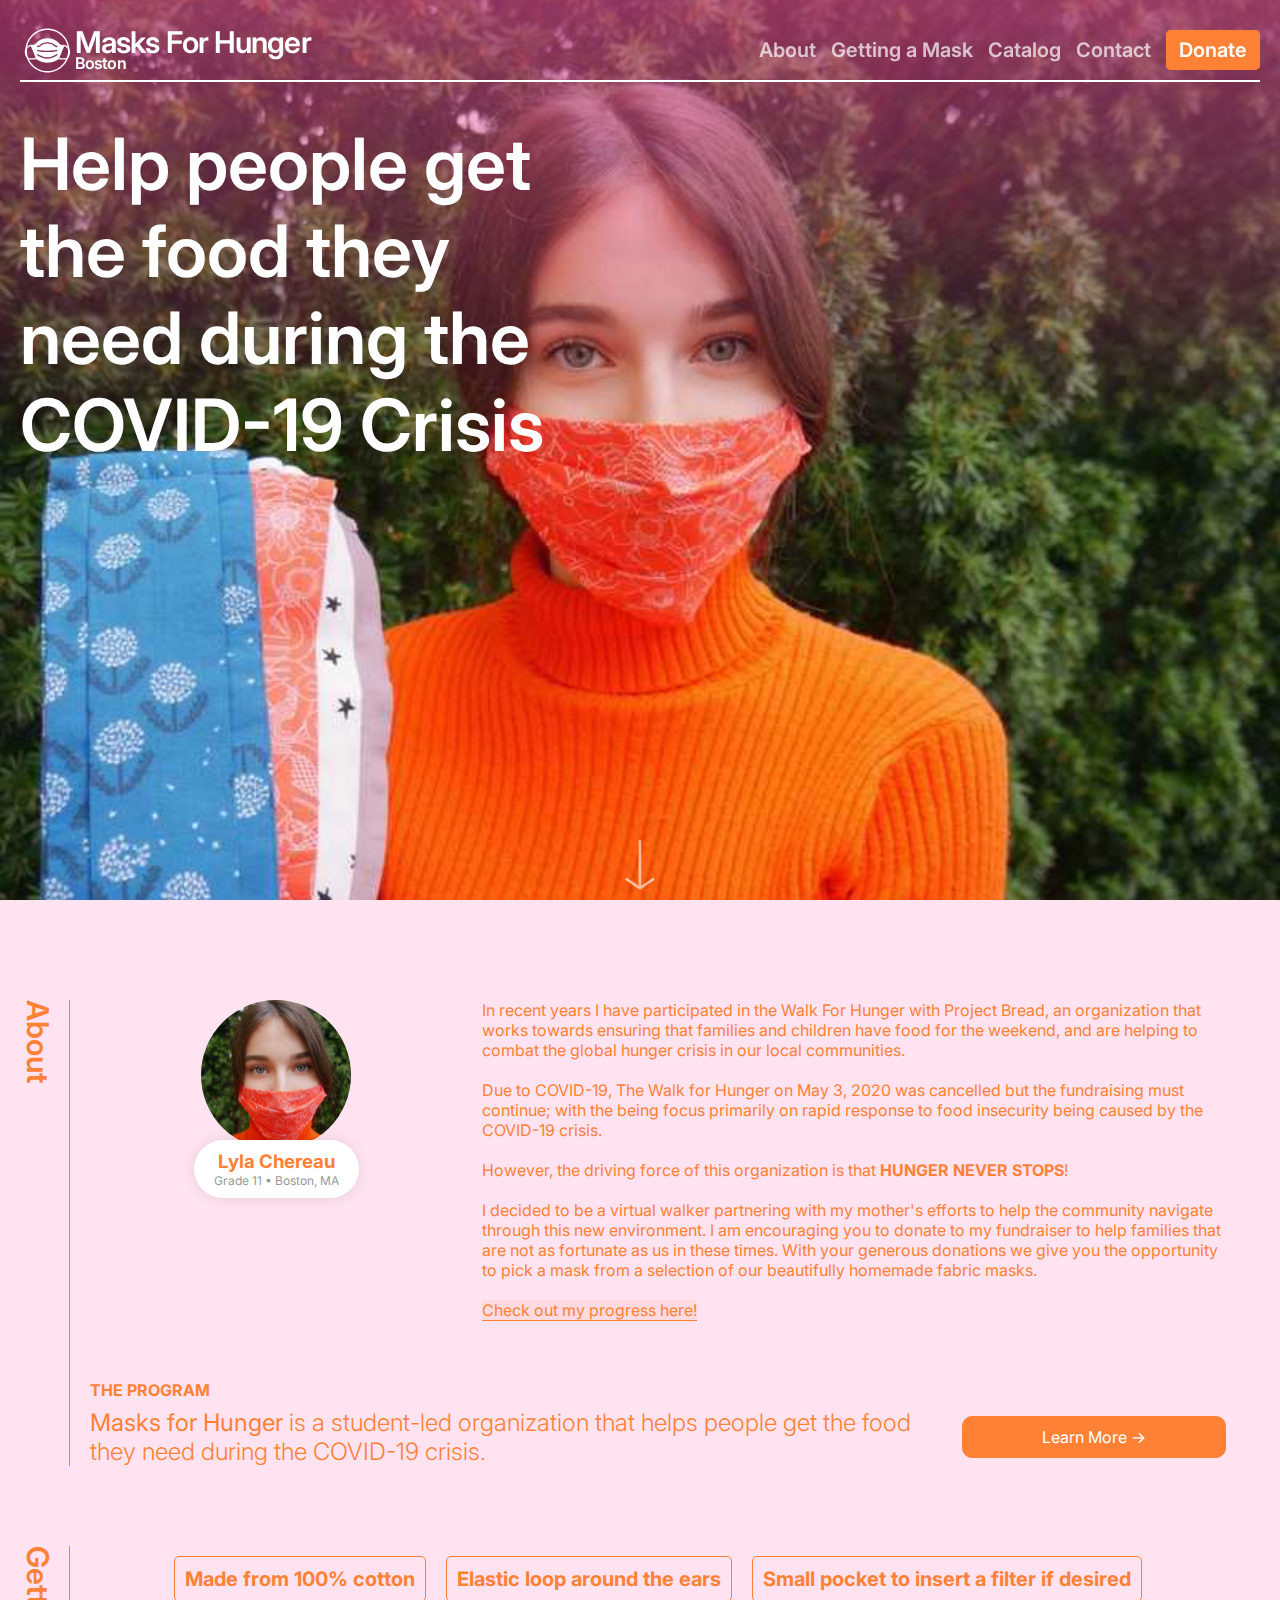
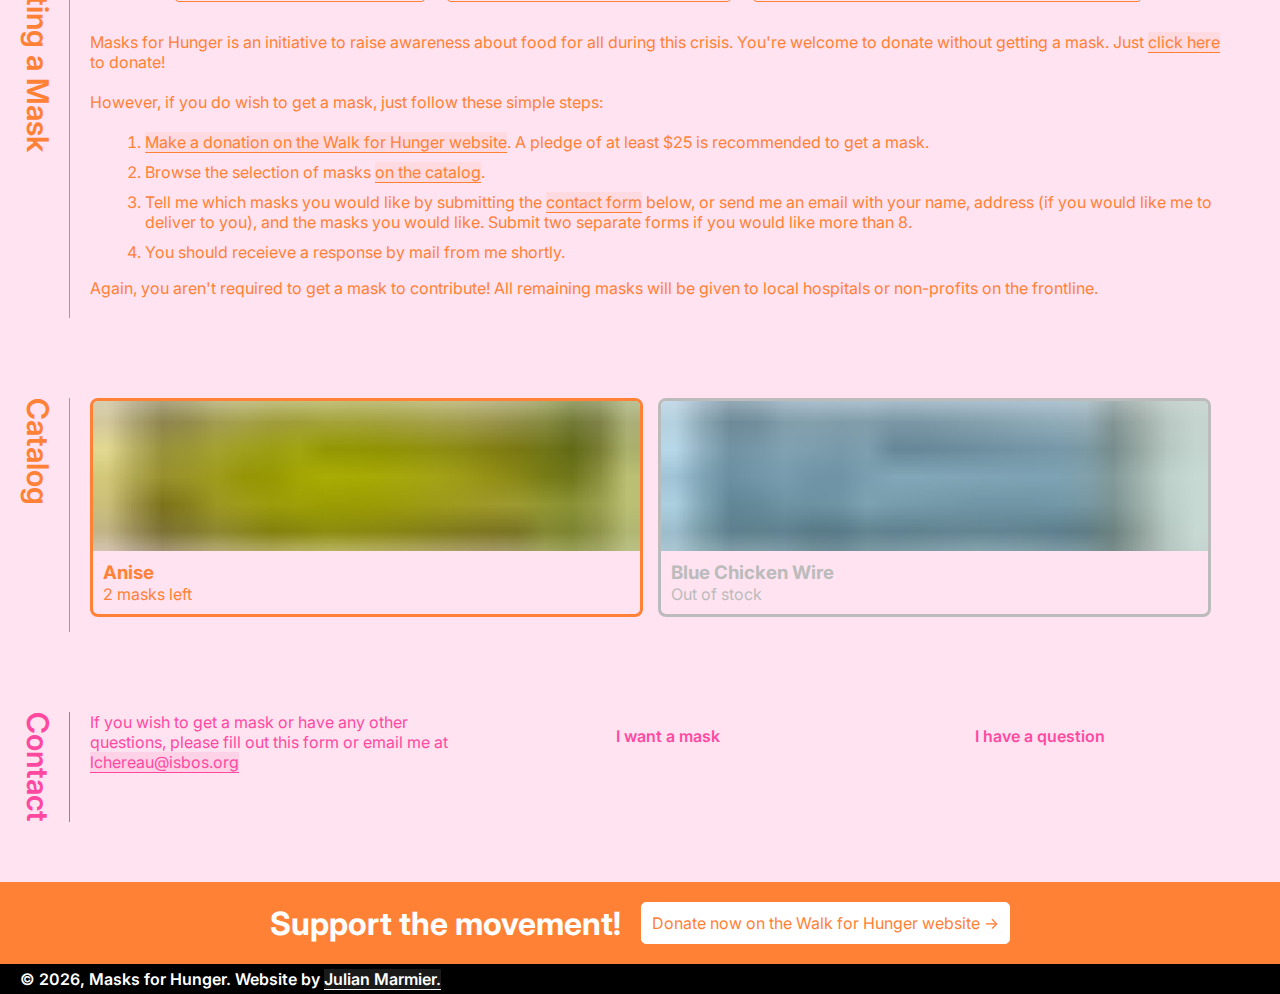
<file: boston/index.html>
<!DOCTYPE html><html><head><meta charSet="utf-8"/><meta http-equiv="x-ua-compatible" content="ie=edge"/><meta name="viewport" content="width=device-width, initial-scale=1, shrink-to-fit=no"/><style data-href="/styles.f39a660fcbbc90f553a2.css">@import url(https://fonts.googleapis.com/css2?family=Inter:wght@300;400;600;700&display=swap);.outerHeader{color:#fff;fill:#fff;border-color:#fff;z-index:1000;top:0;position:fixed;transition:color fill background-color border-color .2s .2s .2s .2s}.header,.outerHeader{display:flex;width:100%}.header{color:inherit;margin:20px;flex-flow:row nowrap;justify-content:space-between;border-bottom:2px solid;border-color:inherit;align-items:center;min-height:60px}.header-logo svg{fill:inherit}.header-logo{display:flex;flex-flow:row nowrap;color:inherit;align-items:center;cursor:pointer}.chapter-links{display:flex;flex-flow:column nowrap}.chapter-links li{margin:3px 0 0;padding:0 0 0 55px;pointer-events:auto}.chapter-links a{opacity:1;transition:.2s}.chapter-links a:hover{color:var(--color-two)}.main-page-link{border-top:1px solid;padding-top:3px;border-color:inherit}.logo-select.show{display:block}.logo-select{box-shadow:0 0 15px -5px rgba(0,0,0,.4);box-sizing:border-box;display:none;position:absolute;top:20px;left:20px;color:var(--color-one);fill:var(--color-one);background-color:var(--color-background);border-radius:10px}.logo-select .header-logo{padding:5px}.logo-title{display:flex;flex-flow:column nowrap}.header-logo h3,.header-logo p{font-weight:600;margin:0;line-height:.9;letter-spacing:-.9px}.header-logo h3{font-size:30px}.icon{max-height:60px;width:55px}ul{list-style-type:none;padding:0;margin:0;display:flex}li{font-weight:600;font-size:20px;margin-left:15px}li a{text-decoration:none;color:inherit;opacity:.7;transition:opacity .3s}li a:hover{opacity:1}.link-active,.link-active a{opacity:1;border-bottom:3px solid;border-color:inherit}.link-donate{padding:5px 10px;border-radius:5px;background-color:var(--color-one);border:solid var(--color-one);color:#fff;opacity:1;transition:background-color .2s}.link-donate:hover{color:var(--color-one);background-color:transparent}.active-about,.active-catalog,.active-chapters,.active-instructions{background-color:var(--color-background);color:var(--color-one);fill:var(--color-one);border-color:var(--color-one)}.active-contact{background-color:var(--color-background);color:var(--color-two);fill:var(--color-two);border-color:var(--color-two)}.header-menubtn{display:none;width:30px;fill:inherit}.header-menubtn svg{fill:inherit}.header-menubtn *,.header-menubtn:hover{cursor:pointer}@media (max-width:900px){.header-nav{position:fixed;visibility:hidden;top:0;left:0;width:100vw;height:100vh;align-items:center;justify-content:center;background-color:rgba(0,0,0,.5);flex-flow:column nowrap;font-size:30px}.link{font-size:30px;margin-bottom:10px}.donate-wrapper{margin-top:10px}.header-nav.open{visibility:visible}.header-menubtn{display:flex;align-items:center;justify-content:center;text-align:center;z-index:1000}.header-menubtn span{width:100%;font-size:30px;padding-bottom:5px}}*{font-family:Inter,BlinkMacSystemFont,helvetica}:root{--color-two:#ff49a1;--color-background:#ffe3f1;--color-one:#ff8136}html{scroll-behavior:smooth;background-color:var(--color-background)}body{margin:0;padding:0}footer{background-color:#000;color:#fff;padding:5px 20px;font-weight:600}span.anchor{z-index:-100}footer a{background-color:hsla(0,0%,100%,.1);border-bottom:1px solid #fff;transition:.2s;text-decoration:none;color:#fff}footer a:hover{background-color:hsla(0,0%,100%,.4)}.grid{grid-template:[ab-anchor] 0 [about] auto [in-anchor] 0 [instructions] auto [ca-anchor] 0 [chapters] auto [co-anchor] 0 [contact] auto/[header] 50px [header-end] 30% [middle] 60% [end]}#item-link{border:3px solid var(--color-one)}#item-link:hover{border-width:6px}.item p.link{font-size:16px;max-width:auto;border-bottom:1px solid;background:linear-gradient(180deg,rgba(255,95,0,.27) 0,rgba(255,95,0,.27));background-position:0 100%;background-repeat:repeat-x;background-size:4px .5px;transition:background-size .2s}.item:hover{border-width:6px}.item:hover p.link{background-size:4px 10px}.about{grid-row:about/in-anchor}.chapters{grid-row:chapters/co-anchor;display:flex;flex-flow:row wrap;color:var(--color-one)}#chapters.anchor{grid-row:ca-anchor/chapters}@media (max-width:1000px){h1.hero-main{width:calc(100% - 40px);margin:0;font-size:4em;padding-left:20px}.grid{display:flex;flex-flow:column nowrap}.title{border-right:0;border-bottom:1px solid;border-bottom-color:inherit;padding-bottom:5px;margin-bottom:5px}.title h4{-ms-writing-mode:initial;writing-mode:initial}.right{margin-bottom:30px}.profile{flex-flow:row nowrap;align-items:center;justify-content:center;margin:20px 0}.profile-card{margin:0 0 0 -20px}.item{flex:1 1 150px}.anchor{margin-top:-100px;padding-bottom:100px}}.question-choice{margin:0 0 1.5rem;box-sizing:border-box;display:flex;flex-flow:row nowrap;justify-content:flex-start;align-items:stretch}.question-choice input{width:0;height:0;position:absolute;left:-9999px}input+label{margin:0;padding:.75rem 2rem;box-sizing:border-box;position:relative;display:inline-block;border:1px solid var(--color-background);line-height:140%;font-weight:600;text-align:center;transition:border-color .15s ease-out,color .25s ease-out,background-color .15s ease-out,box-shadow .15s ease-out;flex:0 0 50%;display:flex;justify-content:center;align-items:center}.question-choice &:first-of-type{border-radius:6px 0 0 6px;border-right:none}.question-choice &:last-of-type{border-radius:0 6px 6px 0;border-left:none}.question-choice input:hover+label{border-color:var(--color-two)}.question-choice input:checked+label{background-color:var(--color-two);color:#fff;border-color:var(--color-two);z-index:1}textarea{height:200px}select option{background-color:var(--color-two);color:#fff}.dropdown-select select{width:100%;background-color:#fff}.mask-control{display:flex;flex-flow:row nowrap;align-content:center;align-items:center;margin-bottom:10px;width:100%;justify-content:space-between;border-top:3px solid var(--color-two);padding-top:5px}.mask-control div{display:flex;flex-flow:row wrap}.mask-control div p{margin-right:10px}.mask-control p{margin:0;align-self:flex-end}.mask-control button{background-color:var(--color-two);color:#fff;border:0;font-size:inherit;border-radius:5px;margin-right:5px}.mask-control button:active{color:var(--color-two);background-color:#fff}.mask-control button:focus{outline:0}input,select,textarea{border-radius:5px;width:calc(100% - 10px);color:var(--color-two);border:1px solid #fff;padding:5px;margin-bottom:10px;font-size:inherit}input:focus,textarea:focus{box-shadow:0 0 20px -8px var(--color-two));border:1px solid var(--color-two);outline:none}input::-webkit-input-placeholder,textarea::-webkit-input-placeholder{color:#d3bbcc}input:-ms-input-placeholder,textarea:-ms-input-placeholder{color:#d3bbcc}input::-ms-input-placeholder,textarea::-ms-input-placeholder{color:#d3bbcc}input::placeholder,textarea::placeholder{color:#d3bbcc}.contactform{display:flex;flex-flow:column nowrap;font-size:16px}.submit{display:flex;flex-flow:row nowrap;justify-content:space-between}.submit button{height:50px;font-size:16px;border-radius:5px;color:#fff;background-color:var(--color-two);outline:none;border:none}.hero-image{height:100vh;background-attachment:fixed;-o-object-fit:cover;object-fit:cover}.hero-image h1{position:relative;width:600px;font-size:4.5em;font-weight:600;color:#fff;top:120px;margin:0 0 0 20px}p{margin:0 0 20px}.arrow-down{position:absolute;width:100%;height:50px;margin-bottom:10px;fill:#fff;opacity:.6;bottom:0}.arrow-down:hover{opacity:1}.grid{display:grid;padding:60px 20px;grid-template:[ab-anchor] 0 [about] auto [about-2] auto [in-anchor] 0 [instructions] auto [ca-anchor] 0 [catalog] auto [co-anchor] 0 [contact] auto/[header] 50px [header-end] 30% [middle] 60% [end];-webkit-column-gap:20px;column-gap:20px;row-gap:40px}#about-container{grid-row:about/in-anchor}.title{display:flex;flex-direction:column nowrap;grid-column:header/header-end;position:relative;border-right:.5px solid}.title h4{-ms-writing-mode:tb-rl;writing-mode:vertical-rl;font-size:30px;font-weight:600;margin:0}.profile,.profile-card{display:flex;flex-flow:column nowrap;align-items:center}.profile-card{background-color:#fff;box-shadow:0 0 20px -8px rgba(0,0,0,.3);border-radius:50px;padding:10px 20px;margin-top:-10px;z-index:100}.profile-card *{margin:0}.profile-card p{font-size:12px;color:#999}.profile-pic{border-radius:50%;width:150px;height:150px;-o-object-fit:cover;object-fit:cover}.left{grid-column:header-end/middle}.right{grid-column:middle/end}.full{grid-column:header-end/end}.item{flex:1 1 200px;border:3px solid var(--color-one);margin:0 15px 15px 0;border-radius:8px;overflow:hidden;box-sizing:border-box;transition:.2s}.out{color:#bbb;border-color:#bbb}.item-image{-o-object-fit:cover;object-fit:cover;width:100%;height:150px}.item-container{padding:10px}.item-container *{margin:0}.about{grid-row:about/about-2}.about,.about2{color:var(--color-one)}.about2{grid-row:about-2/in-anchor}.about a,.instructions a{border-bottom-color:var(--color-one);background-color:rgba(255,95,0,.07);transition:.3s}.about a:hover,.instructions a:hover{background-color:rgba(255,95,0,.27)}.anchor{margin-top:-80px;padding-bottom:80px;display:block}#about.anchor{grid-row:ab-anchor/about}.two-col{display:flex;flex-flow:row nowrap;justify-content:space-between;align-items:center}.about2 h4{margin:0 0 .5em}.two-col h2{font-weight:300;flex:0 1 75%;margin:0 20px 0 0}#action{flex:1 1 20%;background-color:var(--color-one);border:1px solid var(--color-one);border-radius:10px;color:#fff;text-align:center;vertical-align:middle;padding:10px 5px;height:auto;transition:.2s}#action:hover{background:none;color:var(--color-one)}.catalog{grid-row:catalog/co-anchor;display:flex;flex-flow:row wrap;color:var(--color-one)}.catalog.full{display:grid;grid-template-columns:repeat(auto-fit,minmax(200px,1fr))}#catalog.anchor{grid-row:ca-anchor/catalog}.contact{grid-row-start:contact;color:var(--color-two)}#contact.anchor{grid-row:co-anchor/contact}.contact a{border-bottom-color:#ffb0d6;background-color:rgba(255,73,161,.1);transition:.3s}.contact a:hover{border-bottom-color:var(--color-two);background-color:rgba(255,73,161,.27)}.instructions{grid-row:instructions/ca-anchor;color:var(--color-one)}#instructions.anchor{grid-row:in-anchor/instructions}.instructions li{font-weight:400;font-size:inherit;margin-bottom:10px;opacity:1}.instructions li a{opacity:1}.donate-section{background-color:var(--color-one);color:#fff;display:flex;flex-flow:row wrap;align-content:center;align-items:center;justify-content:center;padding:20px 0}.donate-section h1{margin:0 20px 0 0}.donate-btn svg{width:15px;margin-right:10px;fill:var(--color-one)}.donate-btn{display:flex;flex-flow:row nowrap;padding:10px;background-color:#fff;border:1px solid #fff;color:var(--color-one);fill:var(--color-one);border-radius:5px;text-decoration:none;transition:.3s;align-items:center;justify-content:center;align-content:center}.donate-btn:hover{color:#fff;fill:#fff;background-color:var(--color-one)}.grid a{text-decoration:none;border-bottom:.5px solid;color:inherit}ul.mask-header{display:flex;flex-flow:row nowrap;align-items:stretch;align-content:center;justify-content:center;margin-bottom:20px}ul.mask-header li{font-size:20px;font-weight:700;text-align:center;margin:10px;border-radius:5px;border:1px solid var(--color-one);padding:10px}@media (max-width:900px){h1.hero-main{width:calc(100% - 40px);margin:0;font-size:4em;padding-left:20px}.grid{display:flex;flex-flow:column nowrap}.title{border-right:0;border-bottom:1px solid;border-bottom-color:inherit;padding-bottom:5px;margin-bottom:5px}.title h4{-ms-writing-mode:initial;writing-mode:initial}.right{margin-bottom:30px}.profile{flex-flow:row nowrap;align-items:center;justify-content:center;margin:20px 0}.profile-card{margin:0 0 0 -20px}.item{flex:1 1 150px}.anchor{margin-top:-100px;padding-bottom:100px}.about2{margin-bottom:20px}}@media (max-width:640px){ul.mask-header{flex-flow:column nowrap}ul.mask-header li{margin:10px 0 0}}</style><meta name="generator" content="Gatsby 2.20.23"/><title data-react-helmet="true">Masks for Hunger</title><meta data-react-helmet="true" name="viewport" content="width=device-width, initial-scale=1"/><link rel="preconnect dns-prefetch" href="https://www.google-analytics.com"/><link as="script" rel="preload" href="/webpack-runtime-59be78dd9c385950af6f.js"/><link as="script" rel="preload" href="/framework-f2db165fb1960f050581.js"/><link as="script" rel="preload" href="/532a2f07-255b4745d471bfebf979.js"/><link as="script" rel="preload" href="/app-a3d451d40b0cd53a6467.js"/><link as="script" rel="preload" href="/styles-b729c27faa6284e9ff45.js"/><link as="script" rel="preload" href="/b14b01941ec759f4e4fa4f5bea2de6749bf27e08-60d9d8c449386c643cbf.js"/><link as="script" rel="preload" href="/2d696f020583c23f6aefc0e400601c4e15760d81-9b0fbece326c14c3ee35.js"/><link as="script" rel="preload" href="/component---src-templates-chapter-js-dde60430d25352045147.js"/><link as="fetch" rel="preload" href="/page-data/boston/page-data.json" crossorigin="anonymous"/><link as="fetch" rel="preload" href="/page-data/app-data.json" crossorigin="anonymous"/></head><body><div id="___gatsby"><div style="outline:none" tabindex="-1" id="gatsby-focus-wrapper"><div class="outerHeader active-top"><div class="header"><div class="logo-select "><div class="header-logo"><svg class="icon" width="100%" height="100%" viewBox="0 0 2000 2000" version="1.1" xml:space="preserve" style="fill-rule:evenodd;clip-rule:evenodd;stroke-linejoin:round;stroke-miterlimit:2"><ellipse cx="1000.02" cy="1000" rx="799.981" ry="799.975" style="fill:none"></ellipse><clipPath id="_clip1"><ellipse cx="1000.02" cy="1000" rx="799.981" ry="799.975"></ellipse></clipPath><g clip-path="url(#_clip1)"><g id="Mask"><path d="M1601.93,851.711C1605.5,843.029 1604.39,833.123 1598.98,825.448C1593.58,817.773 1584.62,813.393 1575.24,813.837C1531.85,815.843 1465.22,804.199 1410.63,730.784C1238.73,499.635 761.275,500.192 589.374,730.784C539.705,797.411 467.286,809.478 421.741,809.566C412.58,809.556 404.017,814.118 398.915,821.727C393.813,829.336 392.844,838.989 396.331,847.461C437.161,946.653 539.666,1195.63 576.192,1284.35C585.047,1305.86 600.691,1323.89 620.739,1335.68C872.832,1483.53 1124.89,1472.33 1376.95,1335.41C1398.45,1323.71 1415.27,1304.98 1424.58,1282.35C1461.32,1193.25 1560.3,952.822 1601.93,851.711ZM647.871,880.721C634.194,882.544 621.61,872.921 619.786,859.244C617.963,845.567 627.586,832.983 641.263,831.159C641.263,831.159 664.186,828.105 685.958,821.075C696.45,817.687 707.329,814.46 711.927,808.322C765.507,736.787 878.245,697.496 992.413,696.723C1106.58,695.949 1220.64,733.647 1276.82,808.273C1281.16,814.039 1291.42,817.273 1301.29,820.681L1343.54,831.255C1357.16,833.438 1366.45,846.272 1364.27,859.896C1362.08,873.52 1349.25,882.808 1335.63,880.625C1335.63,880.625 1299.95,874.839 1272.27,863.085C1256.89,856.557 1243.98,847.779 1236.88,838.346C1188.92,774.652 1090.19,746.062 992.751,746.722C895.316,747.382 797.673,777.245 751.946,838.297C744.497,848.242 730.918,857.27 714.739,863.813C685.542,875.623 647.878,880.72 647.871,880.721ZM647.871,880.721C647.871,880.721 647.871,880.721 647.871,880.721ZM640.195,1027.8C874.755,1069.46 1109.32,1068.71 1343.88,1027.82C1357.47,1025.44 1366.58,1012.49 1364.21,998.893C1361.84,985.3 1348.88,976.188 1335.29,978.558C1106.51,1018.45 877.722,1019.21 648.939,978.572C635.354,976.159 622.365,985.23 619.952,998.815C617.539,1012.4 626.61,1025.39 640.195,1027.8ZM631.209,1174.32C870.094,1336.1 1111.14,1340.21 1354.33,1174.27C1365.73,1166.49 1368.67,1150.92 1360.89,1139.52C1353.12,1128.13 1337.55,1125.19 1326.15,1132.96C1101.87,1286.01 879.559,1282.13 659.247,1132.92C647.823,1125.18 632.266,1128.17 624.529,1139.6C616.791,1151.02 619.785,1166.58 631.209,1174.32Z"></path><path d="M301.411,1256.11C305.385,1259.12 309.477,1261.81 313.684,1264.21C355.225,1287.94 405.761,1283.09 458.492,1277.41C493.574,1273.63 529.562,1269.09 565.007,1269.01L572.031,1286.07C577.267,1298.79 584.781,1310.34 594.118,1320.19C534.246,1314.27 471.165,1328.72 413.142,1331.34C384.178,1332.64 356.389,1331.17 330.444,1324.38C319.677,1302.21 309.978,1279.43 301.411,1256.11ZM492.959,803.663L502.739,807.307L504.015,823.172C518.042,997.541 584.011,1078.04 636.521,1291.34L608.698,1321.62C596.341,1311.13 586.59,1297.79 580.353,1282.64L574.779,1269.1C576.255,1269.13 577.724,1269.17 579.192,1269.22C529.34,1083.84 471.716,1000.55 455.708,843.946C436.494,838.857 417.432,837.792 398.969,840.068C398.232,834.582 399.496,828.94 402.653,824.233C406.918,817.871 414.077,814.058 421.736,814.066C441.752,814.027 466.834,811.708 492.959,803.663ZM259.81,856.545C253.573,888.858 249.403,921.91 247.443,955.548C226.609,995.725 217.114,1041.79 224.685,1086.39C237.89,1164.18 258.525,1212.86 285.937,1242.12C295.041,1268.95 305.617,1295.11 317.584,1320.52C299.418,1314.32 282.257,1305.16 266.355,1292.09C226.309,1259.19 193.271,1200.1 175.39,1094.76C161.073,1010.41 195.335,921.412 254.748,861.519C256.415,859.839 258.1,858.182 259.81,856.545ZM272.207,845.365C328.972,797.23 403.242,774.523 478.174,798.416C457.452,803.48 437.866,805.035 421.732,805.066C411.082,805.054 401.116,810.364 395.177,819.221C390.753,825.82 388.998,833.74 390.071,841.429C352.66,848.265 318.085,868.668 290.245,896.732C278.52,908.552 267.943,921.746 258.81,935.934C261.44,905.177 265.945,874.951 272.207,845.365Z"></path><path d="M1699.82,1252.84C1691.08,1277 1681.12,1300.58 1670.04,1323.47C1643.14,1331.04 1614.19,1332.7 1583.96,1331.34C1526.55,1328.75 1464.19,1314.57 1404.88,1320.01C1415.04,1309.78 1423.18,1297.59 1428.74,1284.06L1434.94,1269.02C1469.47,1269.33 1504.47,1273.73 1538.61,1277.41C1591.34,1283.09 1641.88,1287.94 1683.42,1264.21C1689.1,1260.97 1694.57,1257.2 1699.82,1252.84ZM1499.11,806.249C1527.37,817.109 1554.15,819.317 1575.45,818.333C1583.3,817.961 1590.78,821.622 1595.3,828.039C1598.01,831.876 1599.43,836.38 1599.49,840.934C1580,837.072 1560.36,837.391 1541.49,843.06C1525.61,1000.22 1467.86,1083.48 1417.91,1269.22C1420.34,1269.14 1422.76,1269.08 1425.2,1269.05L1420.42,1280.63C1413.71,1296.94 1402.93,1311.14 1389.24,1321.93L1388.76,1322.01L1360.58,1291.34C1413.09,1078.04 1479.06,997.541 1493.09,823.172L1494.28,808.413L1499.11,806.249ZM1749.01,876.633C1802.31,936.039 1834.81,1017.61 1821.71,1094.76C1803.83,1200.1 1770.8,1259.19 1730.75,1292.09C1717.92,1302.63 1704.27,1310.63 1689.93,1316.59C1703.6,1286.89 1715.4,1256.16 1725.18,1224.56C1745.7,1194.57 1761.57,1150.31 1772.42,1086.39C1778.31,1051.7 1772.55,1016.1 1758.82,983.066C1758.03,946.932 1754.71,911.417 1749.01,876.633ZM1742.34,950.599C1722.85,918.35 1696.06,890.165 1666.15,869.977C1647.87,857.639 1628.31,848.231 1608.45,843.001C1608.83,835.926 1606.86,828.813 1602.66,822.856C1596.37,813.923 1585.94,808.826 1575.03,809.342C1556.96,810.178 1534.78,808.573 1511.14,800.905C1570.29,776.028 1637.07,790.032 1694.12,828.532C1706.76,837.06 1718.88,846.78 1730.29,857.485C1736.2,887.907 1740.26,918.986 1742.34,950.599Z"></path></g></g><path d="M1000.02,200.025C1441.54,200.025 1800,558.482 1800,1000C1800,1441.52 1441.54,1799.98 1000.02,1799.98C558.497,1799.98 200.037,1441.52 200.037,1000C200.037,558.482 558.497,200.025 1000.02,200.025ZM1000.02,250.025C1413.94,250.025 1750,586.077 1750,1000C1750,1413.92 1413.94,1749.98 1000.02,1749.98C586.093,1749.98 250.037,1413.92 250.037,1000C250.037,586.077 586.093,250.025 1000.02,250.025Z"></path></svg><div class="logo-title"><h3>Masks For Hunger</h3><p>Boston</p></div></div><ul class="chapter-links"><li><a aria-current="page" title="Boston" class="" href="/boston/">Boston</a></li><li><a title="San Diego" href="/san-diego/">San Diego</a></li><li class="main-page-link"><a href="/">Masks For Hunger</a></li></ul></div><div class="header-logo"><svg class="icon" width="100%" height="100%" viewBox="0 0 2000 2000" version="1.1" xml:space="preserve" style="fill-rule:evenodd;clip-rule:evenodd;stroke-linejoin:round;stroke-miterlimit:2"><ellipse cx="1000.02" cy="1000" rx="799.981" ry="799.975" style="fill:none"></ellipse><clipPath id="_clip1"><ellipse cx="1000.02" cy="1000" rx="799.981" ry="799.975"></ellipse></clipPath><g clip-path="url(#_clip1)"><g id="Mask"><path d="M1601.93,851.711C1605.5,843.029 1604.39,833.123 1598.98,825.448C1593.58,817.773 1584.62,813.393 1575.24,813.837C1531.85,815.843 1465.22,804.199 1410.63,730.784C1238.73,499.635 761.275,500.192 589.374,730.784C539.705,797.411 467.286,809.478 421.741,809.566C412.58,809.556 404.017,814.118 398.915,821.727C393.813,829.336 392.844,838.989 396.331,847.461C437.161,946.653 539.666,1195.63 576.192,1284.35C585.047,1305.86 600.691,1323.89 620.739,1335.68C872.832,1483.53 1124.89,1472.33 1376.95,1335.41C1398.45,1323.71 1415.27,1304.98 1424.58,1282.35C1461.32,1193.25 1560.3,952.822 1601.93,851.711ZM647.871,880.721C634.194,882.544 621.61,872.921 619.786,859.244C617.963,845.567 627.586,832.983 641.263,831.159C641.263,831.159 664.186,828.105 685.958,821.075C696.45,817.687 707.329,814.46 711.927,808.322C765.507,736.787 878.245,697.496 992.413,696.723C1106.58,695.949 1220.64,733.647 1276.82,808.273C1281.16,814.039 1291.42,817.273 1301.29,820.681L1343.54,831.255C1357.16,833.438 1366.45,846.272 1364.27,859.896C1362.08,873.52 1349.25,882.808 1335.63,880.625C1335.63,880.625 1299.95,874.839 1272.27,863.085C1256.89,856.557 1243.98,847.779 1236.88,838.346C1188.92,774.652 1090.19,746.062 992.751,746.722C895.316,747.382 797.673,777.245 751.946,838.297C744.497,848.242 730.918,857.27 714.739,863.813C685.542,875.623 647.878,880.72 647.871,880.721ZM647.871,880.721C647.871,880.721 647.871,880.721 647.871,880.721ZM640.195,1027.8C874.755,1069.46 1109.32,1068.71 1343.88,1027.82C1357.47,1025.44 1366.58,1012.49 1364.21,998.893C1361.84,985.3 1348.88,976.188 1335.29,978.558C1106.51,1018.45 877.722,1019.21 648.939,978.572C635.354,976.159 622.365,985.23 619.952,998.815C617.539,1012.4 626.61,1025.39 640.195,1027.8ZM631.209,1174.32C870.094,1336.1 1111.14,1340.21 1354.33,1174.27C1365.73,1166.49 1368.67,1150.92 1360.89,1139.52C1353.12,1128.13 1337.55,1125.19 1326.15,1132.96C1101.87,1286.01 879.559,1282.13 659.247,1132.92C647.823,1125.18 632.266,1128.17 624.529,1139.6C616.791,1151.02 619.785,1166.58 631.209,1174.32Z"></path><path d="M301.411,1256.11C305.385,1259.12 309.477,1261.81 313.684,1264.21C355.225,1287.94 405.761,1283.09 458.492,1277.41C493.574,1273.63 529.562,1269.09 565.007,1269.01L572.031,1286.07C577.267,1298.79 584.781,1310.34 594.118,1320.19C534.246,1314.27 471.165,1328.72 413.142,1331.34C384.178,1332.64 356.389,1331.17 330.444,1324.38C319.677,1302.21 309.978,1279.43 301.411,1256.11ZM492.959,803.663L502.739,807.307L504.015,823.172C518.042,997.541 584.011,1078.04 636.521,1291.34L608.698,1321.62C596.341,1311.13 586.59,1297.79 580.353,1282.64L574.779,1269.1C576.255,1269.13 577.724,1269.17 579.192,1269.22C529.34,1083.84 471.716,1000.55 455.708,843.946C436.494,838.857 417.432,837.792 398.969,840.068C398.232,834.582 399.496,828.94 402.653,824.233C406.918,817.871 414.077,814.058 421.736,814.066C441.752,814.027 466.834,811.708 492.959,803.663ZM259.81,856.545C253.573,888.858 249.403,921.91 247.443,955.548C226.609,995.725 217.114,1041.79 224.685,1086.39C237.89,1164.18 258.525,1212.86 285.937,1242.12C295.041,1268.95 305.617,1295.11 317.584,1320.52C299.418,1314.32 282.257,1305.16 266.355,1292.09C226.309,1259.19 193.271,1200.1 175.39,1094.76C161.073,1010.41 195.335,921.412 254.748,861.519C256.415,859.839 258.1,858.182 259.81,856.545ZM272.207,845.365C328.972,797.23 403.242,774.523 478.174,798.416C457.452,803.48 437.866,805.035 421.732,805.066C411.082,805.054 401.116,810.364 395.177,819.221C390.753,825.82 388.998,833.74 390.071,841.429C352.66,848.265 318.085,868.668 290.245,896.732C278.52,908.552 267.943,921.746 258.81,935.934C261.44,905.177 265.945,874.951 272.207,845.365Z"></path><path d="M1699.82,1252.84C1691.08,1277 1681.12,1300.58 1670.04,1323.47C1643.14,1331.04 1614.19,1332.7 1583.96,1331.34C1526.55,1328.75 1464.19,1314.57 1404.88,1320.01C1415.04,1309.78 1423.18,1297.59 1428.74,1284.06L1434.94,1269.02C1469.47,1269.33 1504.47,1273.73 1538.61,1277.41C1591.34,1283.09 1641.88,1287.94 1683.42,1264.21C1689.1,1260.97 1694.57,1257.2 1699.82,1252.84ZM1499.11,806.249C1527.37,817.109 1554.15,819.317 1575.45,818.333C1583.3,817.961 1590.78,821.622 1595.3,828.039C1598.01,831.876 1599.43,836.38 1599.49,840.934C1580,837.072 1560.36,837.391 1541.49,843.06C1525.61,1000.22 1467.86,1083.48 1417.91,1269.22C1420.34,1269.14 1422.76,1269.08 1425.2,1269.05L1420.42,1280.63C1413.71,1296.94 1402.93,1311.14 1389.24,1321.93L1388.76,1322.01L1360.58,1291.34C1413.09,1078.04 1479.06,997.541 1493.09,823.172L1494.28,808.413L1499.11,806.249ZM1749.01,876.633C1802.31,936.039 1834.81,1017.61 1821.71,1094.76C1803.83,1200.1 1770.8,1259.19 1730.75,1292.09C1717.92,1302.63 1704.27,1310.63 1689.93,1316.59C1703.6,1286.89 1715.4,1256.16 1725.18,1224.56C1745.7,1194.57 1761.57,1150.31 1772.42,1086.39C1778.31,1051.7 1772.55,1016.1 1758.82,983.066C1758.03,946.932 1754.71,911.417 1749.01,876.633ZM1742.34,950.599C1722.85,918.35 1696.06,890.165 1666.15,869.977C1647.87,857.639 1628.31,848.231 1608.45,843.001C1608.83,835.926 1606.86,828.813 1602.66,822.856C1596.37,813.923 1585.94,808.826 1575.03,809.342C1556.96,810.178 1534.78,808.573 1511.14,800.905C1570.29,776.028 1637.07,790.032 1694.12,828.532C1706.76,837.06 1718.88,846.78 1730.29,857.485C1736.2,887.907 1740.26,918.986 1742.34,950.599Z"></path></g></g><path d="M1000.02,200.025C1441.54,200.025 1800,558.482 1800,1000C1800,1441.52 1441.54,1799.98 1000.02,1799.98C558.497,1799.98 200.037,1441.52 200.037,1000C200.037,558.482 558.497,200.025 1000.02,200.025ZM1000.02,250.025C1413.94,250.025 1750,586.077 1750,1000C1750,1413.92 1413.94,1749.98 1000.02,1749.98C586.093,1749.98 250.037,1413.92 250.037,1000C250.037,586.077 586.093,250.025 1000.02,250.025Z"></path></svg><div class="logo-title"><h3>Masks For Hunger</h3><p>Boston</p></div></div><div class="header-menubtn"><svg width="100%" height="100%" viewBox="0 0 500 500" version="1.1" xml:space="preserve" style="fill-rule:evenodd;clip-rule:evenodd;stroke-linejoin:round;stroke-miterlimit:2"><rect x="48.94" y="136.783" width="402.121" height="44.564"></rect><rect x="48.94" y="227.967" width="402.121" height="44.564"></rect><rect x="48.94" y="319.149" width="402.121" height="44.564"></rect></svg></div><ul class="header-nav"><li class=""></li><li class="link"><a aria-current="page" class="" href="/boston/">About</a></li><li class="link"><a aria-current="page" class="" href="/boston/">Getting a Mask</a></li><li class="link"><a aria-current="page" class="" href="/boston/">Catalog</a></li><li class="link"><a aria-current="page" class="" href="/boston/">Contact</a></li><li class="link donate-wrapper"><a class="link-donate" href="https://secure.projectbread.org/site/Donation2?idb=1934012782&amp;df_id=6233&amp;FR_ID=1400&amp;mfc_pref=T&amp;PROXY_ID=2304152&amp;PROXY_TYPE=20&amp;6233.donation=form1&amp;pw_id=3761&amp;s_AffiliateSecCatId=2341&amp;NONCE_TOKEN=0D63D32F6732BC089ED848A192544239">Donate</a></li></ul></div></div><main><div class="hero-image" style="background-position:center;background-repeat:no-repeat;background-size:cover;position:relative;opacity:0.99" alt="Masks for Hunger"><style>
          .hero-image:before,
          .hero-image:after {
            content: '';
            display: block;
            position: absolute;
            width: 100%;
            height: 100%;
            top: 0;
            left: 0;
            
            transition: opacity 0.5s ease 0.25s;
            background-position: center;
background-repeat: no-repeat;
background-size: cover;

          }
          .hero-image:before {
            z-index: -100;
            
            
            opacity: 0; 
          }
          .hero-image:after {
            z-index: -101;
            background-image: linear-gradient(to bottom, #ff49a188, rgba(255, 0, 0, 0) 50%),url([data-uri]);
            
            
          }
        </style><noscript><style>
    .hero-image:before {
      opacity: 1;
      background-image: linear-gradient(to bottom, #ff49a188, rgba(255, 0, 0, 0) 50%),url('/static/2fa4af76550b49f4dce2a053e11f011e/14b42/hero.jpg');
    }</style></noscript><h1 class="hero-main" id="top">Help people get the food they need during the COVID-19 Crisis</h1><a aria-current="page" class="arrow-down" href="/boston/"><svg width="100%" height="100%" viewBox="0 0 208 341" version="1.1" xml:space="preserve" style="fill-rule:evenodd;clip-rule:evenodd;stroke-linejoin:round;stroke-miterlimit:2"><path d="M94.5,311.29l0,-309.214l18,0l0,309.214l82.542,-55.027l9.984,14.976l-101.526,67.685l-101.526,-67.685l9.984,-14.976l82.542,55.027Z"></path></svg></a></div><div class="grid"><span class="anchor" id="about"></span><div class="title about" id="about-container"><h4>About</h4></div><div class="left profile about"><div class="profile-pic gatsby-image-wrapper" style="position:relative;overflow:hidden;background-attachment:fixed"><div aria-hidden="true" style="width:100%;padding-bottom:75%"></div><img aria-hidden="true" src="[data-uri]" alt="" style="position:absolute;top:0;left:0;width:100%;height:100%;object-fit:cover;object-position:center;opacity:1;transition-delay:500ms"/><noscript><picture><source srcset="/static/43a73b902381fcadb3700104ebea97c7/f836f/lyla.jpg 200w,
/static/43a73b902381fcadb3700104ebea97c7/2244e/lyla.jpg 400w,
/static/43a73b902381fcadb3700104ebea97c7/14b42/lyla.jpg 800w,
/static/43a73b902381fcadb3700104ebea97c7/47498/lyla.jpg 1200w,
/static/43a73b902381fcadb3700104ebea97c7/0e329/lyla.jpg 1600w,
/static/43a73b902381fcadb3700104ebea97c7/69755/lyla.jpg 2048w" sizes="(max-width: 800px) 100vw, 800px" /><img loading="lazy" sizes="(max-width: 800px) 100vw, 800px" srcset="/static/43a73b902381fcadb3700104ebea97c7/f836f/lyla.jpg 200w,
/static/43a73b902381fcadb3700104ebea97c7/2244e/lyla.jpg 400w,
/static/43a73b902381fcadb3700104ebea97c7/14b42/lyla.jpg 800w,
/static/43a73b902381fcadb3700104ebea97c7/47498/lyla.jpg 1200w,
/static/43a73b902381fcadb3700104ebea97c7/0e329/lyla.jpg 1600w,
/static/43a73b902381fcadb3700104ebea97c7/69755/lyla.jpg 2048w" src="/static/43a73b902381fcadb3700104ebea97c7/14b42/lyla.jpg" alt="" style="position:absolute;top:0;left:0;opacity:1;width:100%;height:100%;object-fit:cover;object-position:center"/></picture></noscript></div><div class="profile-card"><h3>Lyla Chereau</h3><p>Grade 11 • Boston, MA</p></div></div><div class="right about"><div><p>In recent years I have participated in the Walk For Hunger with Project Bread, an organization that works towards ensuring that families and children have food for the weekend, and are helping to combat the global hunger crisis in our local communities.</p>
<p>Due to COVID-19, The Walk for Hunger on May 3, 2020 was cancelled but the fundraising must continue; with the being focus primarily on rapid response to food insecurity being caused by the COVID-19 crisis.</p>
<p>However, the driving force of this organization is that <strong>HUNGER NEVER STOPS</strong>!</p>
<p>I decided to be a virtual walker partnering with my mother&#x27;s efforts to help the community navigate through this new environment. I am encouraging you to donate to my fundraiser to help families that are not as fortunate as us in these times. With your generous donations we give you the opportunity to pick a mask from a selection of our beautifully homemade fabric masks.</p>
<p><a href="http://support.projectbread.org/site/TR/Walk/WalkforHunger?px=2304152&amp;pg=personal&amp;fr_id=1400">Check out my progress here!</a></p></div></div><div class="full about2"><h4>THE PROGRAM</h4><div class="two-col"><h2><b>Masks for Hunger</b> is a student-led organization that helps people get the food they need during the COVID-19 crisis.</h2><a id="action" href="/">Learn More →</a></div></div><span class="anchor" id="instructions"></span><div class="title instructions" id="instructions-container"><h4>Getting a Mask</h4></div><div class="instructions full"><ul class="mask-header"><li>Made from 100% cotton</li><li>Elastic loop around the ears</li><li>Small pocket to insert a filter if desired</li></ul><p>Masks for Hunger is an initiative to raise awareness about food for all during this crisis. You&#x27;re welcome to donate without getting a mask. Just <a href="https://secure.projectbread.org/site/Donation2?idb=1934012782&amp;df_id=6233&amp;FR_ID=1400&amp;mfc_pref=T&amp;PROXY_ID=2304152&amp;PROXY_TYPE=20&amp;6233.donation=form1&amp;pw_id=3761&amp;s_AffiliateSecCatId=2341&amp;NONCE_TOKEN=0D63D32F6732BC089ED848A192544239">click here</a> to donate!</p><p>However, if you do wish to get a mask, just follow these simple steps:</p><ol><li><a href="https://secure.projectbread.org/site/Donation2?idb=1934012782&amp;df_id=6233&amp;FR_ID=1400&amp;mfc_pref=T&amp;PROXY_ID=2304152&amp;PROXY_TYPE=20&amp;6233.donation=form1&amp;pw_id=3761&amp;s_AffiliateSecCatId=2341&amp;NONCE_TOKEN=0D63D32F6732BC089ED848A192544239">Make a donation on the Walk for Hunger website</a>. A pledge of at least $25 is recommended to get a mask.</li><li>Browse the selection of masks <a title="on the catalog" href="/boston/#catalog">on the catalog</a>.</li><li>Tell me which masks you would like by submitting the <a title="contact form" href="/#contact">contact form</a> below, or send me an email with your name, address (if you would like me to deliver to you), and the masks you would like. Submit two separate forms if you would like more than 8.</li><li>You should receieve a response by mail from me shortly.</li></ol><p>Again, you aren&#x27;t required to get a mask to contribute! All remaining masks will be given to local hospitals or non-profits on the frontline.</p></div><span class="anchor" id="catalog"></span><div class="title catalog" id="catalog-container"><h4>Catalog</h4></div><div class="catalog full"><div class="item"><div class="item-image" style="background-position:center;background-repeat:no-repeat;background-size:cover;position:relative;opacity:0.99" alt="Anise"><style>
          .item-image:before,
          .item-image:after {
            content: '';
            display: block;
            position: absolute;
            width: 100%;
            height: 100%;
            top: 0;
            left: 0;
            
            transition: opacity 0.5s ease 0.25s;
            background-position: center;
background-repeat: no-repeat;
background-size: cover;

          }
          .item-image:before {
            z-index: -100;
            
            
            opacity: 0; 
          }
          .item-image:after {
            z-index: -101;
            
            
            
          }
        </style><noscript><style>
    .item-image:before {
      opacity: 1;
      background-image: url('/static/745c42347449874d04570575324b76f1/14b42/p1120869-2.jpg');
    }</style></noscript></div><div class="item-container"><h3>Anise</h3><p>2 masks left</p></div></div><div class="item out"><div class="item-image gbi--1343000862-qrBnFskXifMFDjXz4p7pwo" style="background-position:center;background-repeat:no-repeat;background-size:cover;position:relative;opacity:0.99" alt="Blue Chicken Wire"><style>
          .item-image.gbi--1343000862-qrBnFskXifMFDjXz4p7pwo:before,
          .item-image.gbi--1343000862-qrBnFskXifMFDjXz4p7pwo:after {
            content: '';
            display: block;
            position: absolute;
            width: 100%;
            height: 100%;
            top: 0;
            left: 0;
            
            transition: opacity 0.5s ease 0.25s;
            background-position: center;
background-repeat: no-repeat;
background-size: cover;

          }
          .item-image.gbi--1343000862-qrBnFskXifMFDjXz4p7pwo:before {
            z-index: -100;
            
            
            opacity: 0; 
          }
          .item-image.gbi--1343000862-qrBnFskXifMFDjXz4p7pwo:after {
            z-index: -101;
            
            
            
          }
        </style><noscript><style>
    .item-image.gbi--1343000862-qrBnFskXifMFDjXz4p7pwo:before {
      opacity: 1;
      background-image: url('/static/81ccec386825edfb2f1675e2d4ab2196/14b42/p1120868.jpg');
    }</style></noscript></div><div class="item-container"><h3>Blue Chicken Wire</h3><p>Out of stock</p></div></div></div><div class="title contact" id="contact-container"><h4>Contact</h4></div><span class="anchor" id="contact"></span><div class="left contact section"><p>If you wish to get a mask or have any other questions, please fill out this form or email me at <a href="mailto:lchereau@isbos.org">lchereau@isbos.org</a></p></div><div class="right contact"><form class="contactform" id="contactform"><div class="question-choice"><input type="radio" name="question-choice" value="Wants a Mask" id="yesMask"/><label for="yesMask">I want a mask</label><input type="radio" name="question-choice" value="Has a question" id="noMask"/><label for="noMask">I have a question</label></div></form><form name="contact-form" data-netlify="true" netlify-honeypot="bot-field" style="display:none"><input type="hidden" name="form-name" value="contact-form"/><input name="bot-field"/><input type="text" placeholder="Address" name="address"/><input type="radio" name="question-choice" value="wants-mask" id="yesMask"/><input type="radio" name="question-choice" value="has-question" id="noMask"/><input type="text" placeholder="Name" name="name"/><input type="email" placeholder="Email Address" name="email"/><input type="number" name="mask-quantity"/><textarea placeholder="Message" name="message"></textarea><select name="select1"><option value="default">Select a mask…</option></select><select name="select2"><option value="none"></option></select><select name="select3"><option value="none"></option></select><select name="select4"><option value="none"></option></select><select name="select5"><option value="none"></option></select><select name="select6"><option value="none"></option></select><select name="select7"><option value="none"></option></select><select name="select8"><option value="none"></option></select></form></div></div><div class="donate-section"><h1>Support the movement!</h1><a href="https://secure.projectbread.org/site/Donation2?idb=1934012782&amp;df_id=6233&amp;FR_ID=1400&amp;mfc_pref=T&amp;PROXY_ID=2304152&amp;PROXY_TYPE=20&amp;6233.donation=form1&amp;pw_id=3761&amp;s_AffiliateSecCatId=2341&amp;NONCE_TOKEN=0D63D32F6732BC089ED848A192544239" class="donate-btn">Donate now on the Walk for Hunger website →</a></div></main><footer>© <!-- -->2020<!-- -->, Masks for Hunger. Website by <a href="http://julianm.tk">Julian Marmier.</a></footer></div><div id="gatsby-announcer" style="position:absolute;top:0;width:1px;height:1px;padding:0;overflow:hidden;clip:rect(0, 0, 0, 0);white-space:nowrap;border:0" aria-live="assertive" aria-atomic="true"></div></div><script>
  
  
  if(true) {
    (function(i,s,o,g,r,a,m){i['GoogleAnalyticsObject']=r;i[r]=i[r]||function(){
    (i[r].q=i[r].q||[]).push(arguments)},i[r].l=1*new Date();a=s.createElement(o),
    m=s.getElementsByTagName(o)[0];a.async=1;a.src=g;m.parentNode.insertBefore(a,m)
    })(window,document,'script','https://www.google-analytics.com/analytics.js','ga');
  }
  if (typeof ga === "function") {
    ga('create', 'UA-164187797-1', 'auto', {});
      
      
      
      
      
      }</script><script id="gatsby-script-loader">/*<![CDATA[*/window.pagePath="/boston/";/*]]>*/</script><script id="gatsby-chunk-mapping">/*<![CDATA[*/window.___chunkMapping={"app":["/app-a3d451d40b0cd53a6467.js"],"component---src-pages-404-js":["/component---src-pages-404-js-944bd81c67efdc7fe8b7.js"],"component---src-pages-index-js":["/component---src-pages-index-js-21a88a7821288db9a365.js"],"component---src-templates-chapter-js":["/component---src-templates-chapter-js-dde60430d25352045147.js"]};/*]]>*/</script><script src="/component---src-templates-chapter-js-dde60430d25352045147.js" async=""></script><script src="/2d696f020583c23f6aefc0e400601c4e15760d81-9b0fbece326c14c3ee35.js" async=""></script><script src="/b14b01941ec759f4e4fa4f5bea2de6749bf27e08-60d9d8c449386c643cbf.js" async=""></script><script src="/styles-b729c27faa6284e9ff45.js" async=""></script><script src="/app-a3d451d40b0cd53a6467.js" async=""></script><script src="/532a2f07-255b4745d471bfebf979.js" async=""></script><script src="/framework-f2db165fb1960f050581.js" async=""></script><script src="/webpack-runtime-59be78dd9c385950af6f.js" async=""></script></body></html>
</file>
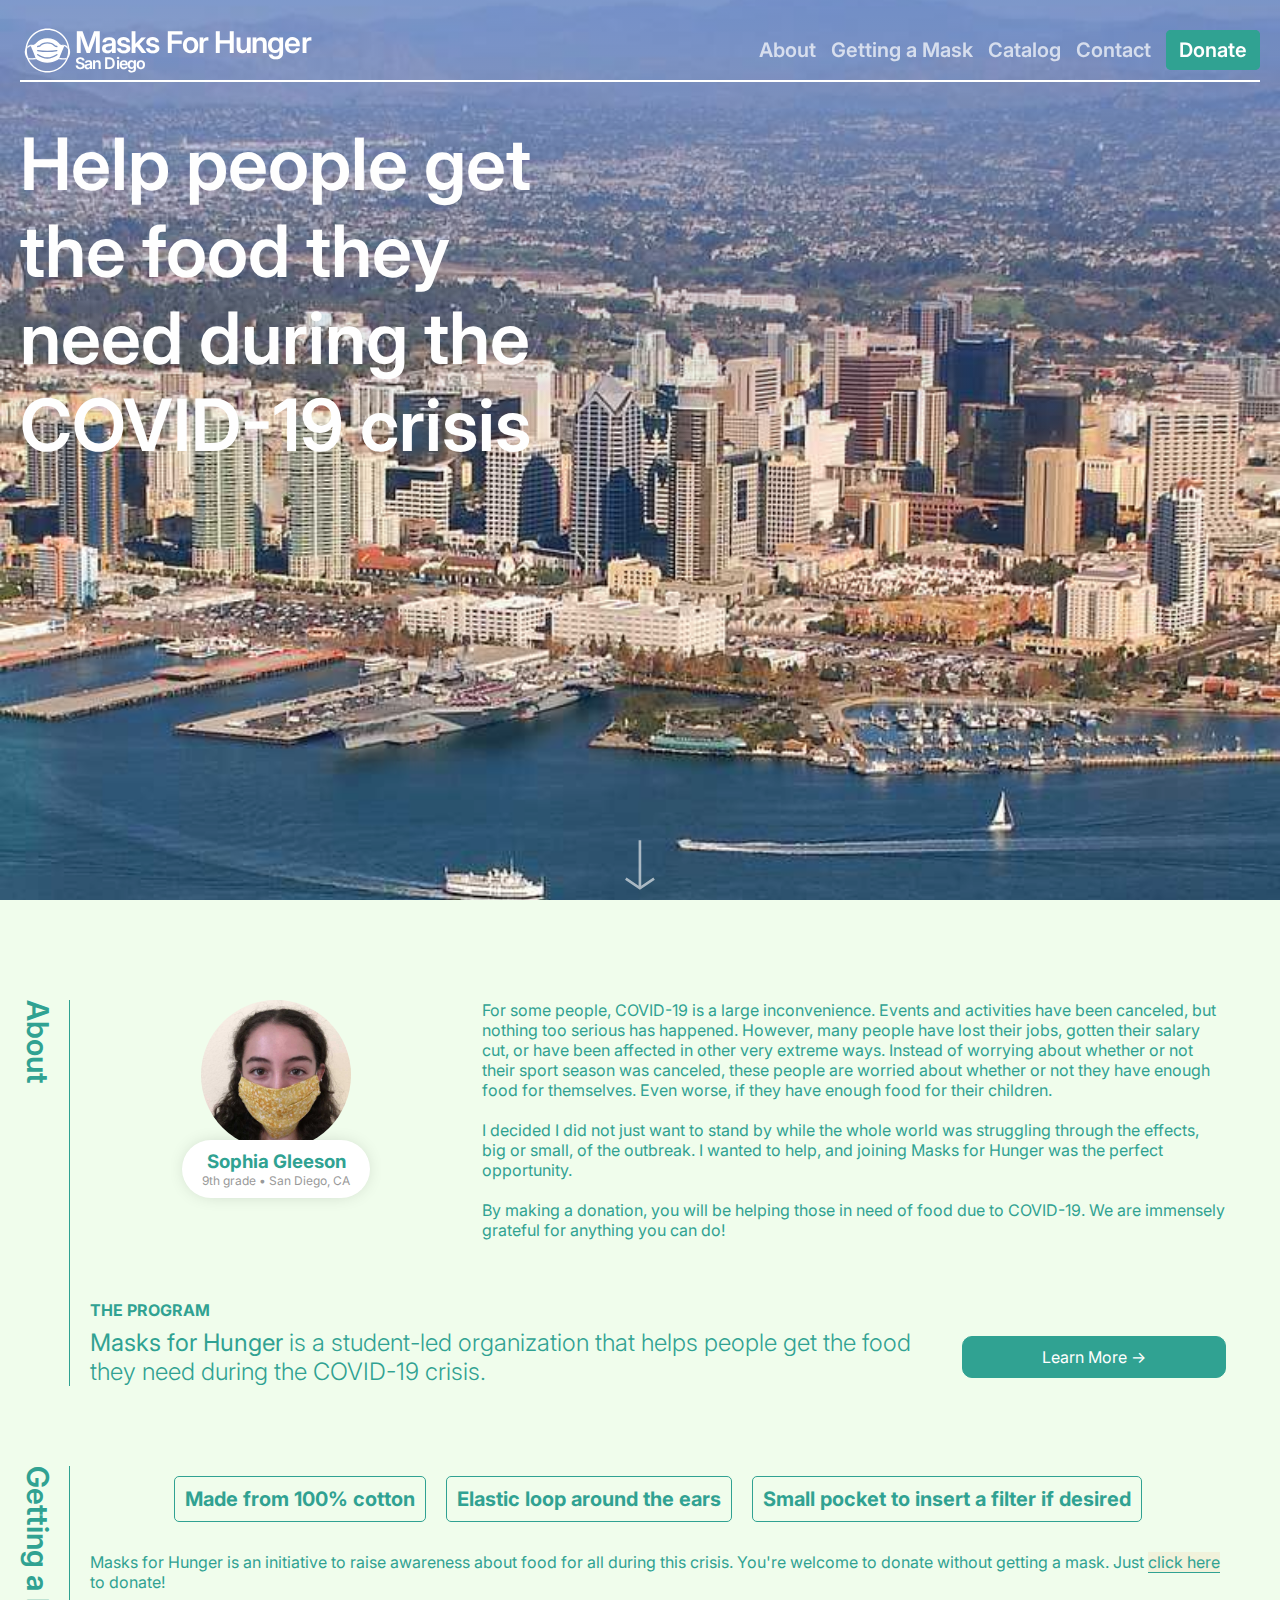
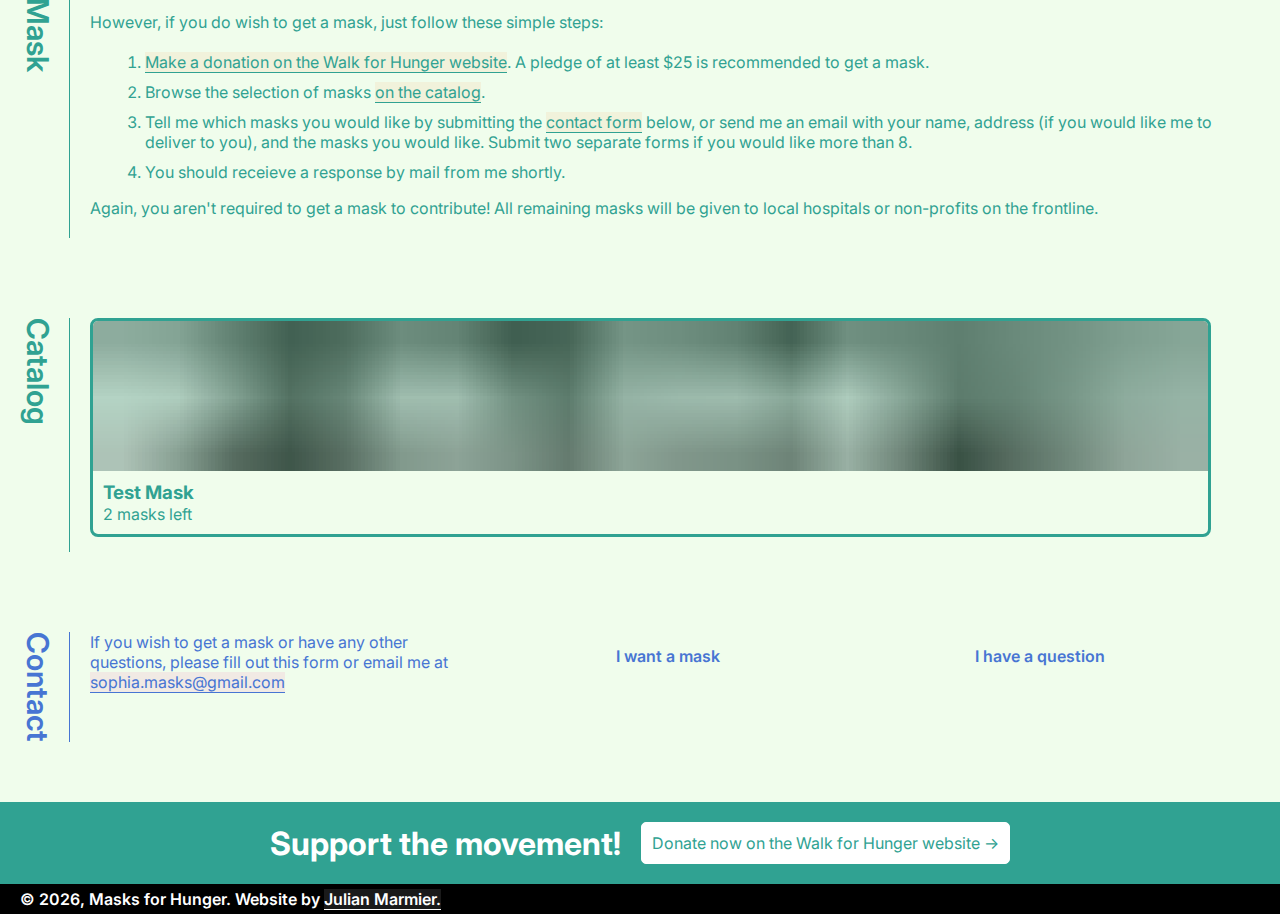
<file: san-diego/index.html>
<!DOCTYPE html><html><head><meta charSet="utf-8"/><meta http-equiv="x-ua-compatible" content="ie=edge"/><meta name="viewport" content="width=device-width, initial-scale=1, shrink-to-fit=no"/><style data-href="/styles.f39a660fcbbc90f553a2.css">@import url(https://fonts.googleapis.com/css2?family=Inter:wght@300;400;600;700&display=swap);.outerHeader{color:#fff;fill:#fff;border-color:#fff;z-index:1000;top:0;position:fixed;transition:color fill background-color border-color .2s .2s .2s .2s}.header,.outerHeader{display:flex;width:100%}.header{color:inherit;margin:20px;flex-flow:row nowrap;justify-content:space-between;border-bottom:2px solid;border-color:inherit;align-items:center;min-height:60px}.header-logo svg{fill:inherit}.header-logo{display:flex;flex-flow:row nowrap;color:inherit;align-items:center;cursor:pointer}.chapter-links{display:flex;flex-flow:column nowrap}.chapter-links li{margin:3px 0 0;padding:0 0 0 55px;pointer-events:auto}.chapter-links a{opacity:1;transition:.2s}.chapter-links a:hover{color:var(--color-two)}.main-page-link{border-top:1px solid;padding-top:3px;border-color:inherit}.logo-select.show{display:block}.logo-select{box-shadow:0 0 15px -5px rgba(0,0,0,.4);box-sizing:border-box;display:none;position:absolute;top:20px;left:20px;color:var(--color-one);fill:var(--color-one);background-color:var(--color-background);border-radius:10px}.logo-select .header-logo{padding:5px}.logo-title{display:flex;flex-flow:column nowrap}.header-logo h3,.header-logo p{font-weight:600;margin:0;line-height:.9;letter-spacing:-.9px}.header-logo h3{font-size:30px}.icon{max-height:60px;width:55px}ul{list-style-type:none;padding:0;margin:0;display:flex}li{font-weight:600;font-size:20px;margin-left:15px}li a{text-decoration:none;color:inherit;opacity:.7;transition:opacity .3s}li a:hover{opacity:1}.link-active,.link-active a{opacity:1;border-bottom:3px solid;border-color:inherit}.link-donate{padding:5px 10px;border-radius:5px;background-color:var(--color-one);border:solid var(--color-one);color:#fff;opacity:1;transition:background-color .2s}.link-donate:hover{color:var(--color-one);background-color:transparent}.active-about,.active-catalog,.active-chapters,.active-instructions{background-color:var(--color-background);color:var(--color-one);fill:var(--color-one);border-color:var(--color-one)}.active-contact{background-color:var(--color-background);color:var(--color-two);fill:var(--color-two);border-color:var(--color-two)}.header-menubtn{display:none;width:30px;fill:inherit}.header-menubtn svg{fill:inherit}.header-menubtn *,.header-menubtn:hover{cursor:pointer}@media (max-width:900px){.header-nav{position:fixed;visibility:hidden;top:0;left:0;width:100vw;height:100vh;align-items:center;justify-content:center;background-color:rgba(0,0,0,.5);flex-flow:column nowrap;font-size:30px}.link{font-size:30px;margin-bottom:10px}.donate-wrapper{margin-top:10px}.header-nav.open{visibility:visible}.header-menubtn{display:flex;align-items:center;justify-content:center;text-align:center;z-index:1000}.header-menubtn span{width:100%;font-size:30px;padding-bottom:5px}}*{font-family:Inter,BlinkMacSystemFont,helvetica}:root{--color-two:#ff49a1;--color-background:#ffe3f1;--color-one:#ff8136}html{scroll-behavior:smooth;background-color:var(--color-background)}body{margin:0;padding:0}footer{background-color:#000;color:#fff;padding:5px 20px;font-weight:600}span.anchor{z-index:-100}footer a{background-color:hsla(0,0%,100%,.1);border-bottom:1px solid #fff;transition:.2s;text-decoration:none;color:#fff}footer a:hover{background-color:hsla(0,0%,100%,.4)}.grid{grid-template:[ab-anchor] 0 [about] auto [in-anchor] 0 [instructions] auto [ca-anchor] 0 [chapters] auto [co-anchor] 0 [contact] auto/[header] 50px [header-end] 30% [middle] 60% [end]}#item-link{border:3px solid var(--color-one)}#item-link:hover{border-width:6px}.item p.link{font-size:16px;max-width:auto;border-bottom:1px solid;background:linear-gradient(180deg,rgba(255,95,0,.27) 0,rgba(255,95,0,.27));background-position:0 100%;background-repeat:repeat-x;background-size:4px .5px;transition:background-size .2s}.item:hover{border-width:6px}.item:hover p.link{background-size:4px 10px}.about{grid-row:about/in-anchor}.chapters{grid-row:chapters/co-anchor;display:flex;flex-flow:row wrap;color:var(--color-one)}#chapters.anchor{grid-row:ca-anchor/chapters}@media (max-width:1000px){h1.hero-main{width:calc(100% - 40px);margin:0;font-size:4em;padding-left:20px}.grid{display:flex;flex-flow:column nowrap}.title{border-right:0;border-bottom:1px solid;border-bottom-color:inherit;padding-bottom:5px;margin-bottom:5px}.title h4{-ms-writing-mode:initial;writing-mode:initial}.right{margin-bottom:30px}.profile{flex-flow:row nowrap;align-items:center;justify-content:center;margin:20px 0}.profile-card{margin:0 0 0 -20px}.item{flex:1 1 150px}.anchor{margin-top:-100px;padding-bottom:100px}}.question-choice{margin:0 0 1.5rem;box-sizing:border-box;display:flex;flex-flow:row nowrap;justify-content:flex-start;align-items:stretch}.question-choice input{width:0;height:0;position:absolute;left:-9999px}input+label{margin:0;padding:.75rem 2rem;box-sizing:border-box;position:relative;display:inline-block;border:1px solid var(--color-background);line-height:140%;font-weight:600;text-align:center;transition:border-color .15s ease-out,color .25s ease-out,background-color .15s ease-out,box-shadow .15s ease-out;flex:0 0 50%;display:flex;justify-content:center;align-items:center}.question-choice &:first-of-type{border-radius:6px 0 0 6px;border-right:none}.question-choice &:last-of-type{border-radius:0 6px 6px 0;border-left:none}.question-choice input:hover+label{border-color:var(--color-two)}.question-choice input:checked+label{background-color:var(--color-two);color:#fff;border-color:var(--color-two);z-index:1}textarea{height:200px}select option{background-color:var(--color-two);color:#fff}.dropdown-select select{width:100%;background-color:#fff}.mask-control{display:flex;flex-flow:row nowrap;align-content:center;align-items:center;margin-bottom:10px;width:100%;justify-content:space-between;border-top:3px solid var(--color-two);padding-top:5px}.mask-control div{display:flex;flex-flow:row wrap}.mask-control div p{margin-right:10px}.mask-control p{margin:0;align-self:flex-end}.mask-control button{background-color:var(--color-two);color:#fff;border:0;font-size:inherit;border-radius:5px;margin-right:5px}.mask-control button:active{color:var(--color-two);background-color:#fff}.mask-control button:focus{outline:0}input,select,textarea{border-radius:5px;width:calc(100% - 10px);color:var(--color-two);border:1px solid #fff;padding:5px;margin-bottom:10px;font-size:inherit}input:focus,textarea:focus{box-shadow:0 0 20px -8px var(--color-two));border:1px solid var(--color-two);outline:none}input::-webkit-input-placeholder,textarea::-webkit-input-placeholder{color:#d3bbcc}input:-ms-input-placeholder,textarea:-ms-input-placeholder{color:#d3bbcc}input::-ms-input-placeholder,textarea::-ms-input-placeholder{color:#d3bbcc}input::placeholder,textarea::placeholder{color:#d3bbcc}.contactform{display:flex;flex-flow:column nowrap;font-size:16px}.submit{display:flex;flex-flow:row nowrap;justify-content:space-between}.submit button{height:50px;font-size:16px;border-radius:5px;color:#fff;background-color:var(--color-two);outline:none;border:none}.hero-image{height:100vh;background-attachment:fixed;-o-object-fit:cover;object-fit:cover}.hero-image h1{position:relative;width:600px;font-size:4.5em;font-weight:600;color:#fff;top:120px;margin:0 0 0 20px}p{margin:0 0 20px}.arrow-down{position:absolute;width:100%;height:50px;margin-bottom:10px;fill:#fff;opacity:.6;bottom:0}.arrow-down:hover{opacity:1}.grid{display:grid;padding:60px 20px;grid-template:[ab-anchor] 0 [about] auto [about-2] auto [in-anchor] 0 [instructions] auto [ca-anchor] 0 [catalog] auto [co-anchor] 0 [contact] auto/[header] 50px [header-end] 30% [middle] 60% [end];-webkit-column-gap:20px;column-gap:20px;row-gap:40px}#about-container{grid-row:about/in-anchor}.title{display:flex;flex-direction:column nowrap;grid-column:header/header-end;position:relative;border-right:.5px solid}.title h4{-ms-writing-mode:tb-rl;writing-mode:vertical-rl;font-size:30px;font-weight:600;margin:0}.profile,.profile-card{display:flex;flex-flow:column nowrap;align-items:center}.profile-card{background-color:#fff;box-shadow:0 0 20px -8px rgba(0,0,0,.3);border-radius:50px;padding:10px 20px;margin-top:-10px;z-index:100}.profile-card *{margin:0}.profile-card p{font-size:12px;color:#999}.profile-pic{border-radius:50%;width:150px;height:150px;-o-object-fit:cover;object-fit:cover}.left{grid-column:header-end/middle}.right{grid-column:middle/end}.full{grid-column:header-end/end}.item{flex:1 1 200px;border:3px solid var(--color-one);margin:0 15px 15px 0;border-radius:8px;overflow:hidden;box-sizing:border-box;transition:.2s}.out{color:#bbb;border-color:#bbb}.item-image{-o-object-fit:cover;object-fit:cover;width:100%;height:150px}.item-container{padding:10px}.item-container *{margin:0}.about{grid-row:about/about-2}.about,.about2{color:var(--color-one)}.about2{grid-row:about-2/in-anchor}.about a,.instructions a{border-bottom-color:var(--color-one);background-color:rgba(255,95,0,.07);transition:.3s}.about a:hover,.instructions a:hover{background-color:rgba(255,95,0,.27)}.anchor{margin-top:-80px;padding-bottom:80px;display:block}#about.anchor{grid-row:ab-anchor/about}.two-col{display:flex;flex-flow:row nowrap;justify-content:space-between;align-items:center}.about2 h4{margin:0 0 .5em}.two-col h2{font-weight:300;flex:0 1 75%;margin:0 20px 0 0}#action{flex:1 1 20%;background-color:var(--color-one);border:1px solid var(--color-one);border-radius:10px;color:#fff;text-align:center;vertical-align:middle;padding:10px 5px;height:auto;transition:.2s}#action:hover{background:none;color:var(--color-one)}.catalog{grid-row:catalog/co-anchor;display:flex;flex-flow:row wrap;color:var(--color-one)}.catalog.full{display:grid;grid-template-columns:repeat(auto-fit,minmax(200px,1fr))}#catalog.anchor{grid-row:ca-anchor/catalog}.contact{grid-row-start:contact;color:var(--color-two)}#contact.anchor{grid-row:co-anchor/contact}.contact a{border-bottom-color:#ffb0d6;background-color:rgba(255,73,161,.1);transition:.3s}.contact a:hover{border-bottom-color:var(--color-two);background-color:rgba(255,73,161,.27)}.instructions{grid-row:instructions/ca-anchor;color:var(--color-one)}#instructions.anchor{grid-row:in-anchor/instructions}.instructions li{font-weight:400;font-size:inherit;margin-bottom:10px;opacity:1}.instructions li a{opacity:1}.donate-section{background-color:var(--color-one);color:#fff;display:flex;flex-flow:row wrap;align-content:center;align-items:center;justify-content:center;padding:20px 0}.donate-section h1{margin:0 20px 0 0}.donate-btn svg{width:15px;margin-right:10px;fill:var(--color-one)}.donate-btn{display:flex;flex-flow:row nowrap;padding:10px;background-color:#fff;border:1px solid #fff;color:var(--color-one);fill:var(--color-one);border-radius:5px;text-decoration:none;transition:.3s;align-items:center;justify-content:center;align-content:center}.donate-btn:hover{color:#fff;fill:#fff;background-color:var(--color-one)}.grid a{text-decoration:none;border-bottom:.5px solid;color:inherit}ul.mask-header{display:flex;flex-flow:row nowrap;align-items:stretch;align-content:center;justify-content:center;margin-bottom:20px}ul.mask-header li{font-size:20px;font-weight:700;text-align:center;margin:10px;border-radius:5px;border:1px solid var(--color-one);padding:10px}@media (max-width:900px){h1.hero-main{width:calc(100% - 40px);margin:0;font-size:4em;padding-left:20px}.grid{display:flex;flex-flow:column nowrap}.title{border-right:0;border-bottom:1px solid;border-bottom-color:inherit;padding-bottom:5px;margin-bottom:5px}.title h4{-ms-writing-mode:initial;writing-mode:initial}.right{margin-bottom:30px}.profile{flex-flow:row nowrap;align-items:center;justify-content:center;margin:20px 0}.profile-card{margin:0 0 0 -20px}.item{flex:1 1 150px}.anchor{margin-top:-100px;padding-bottom:100px}.about2{margin-bottom:20px}}@media (max-width:640px){ul.mask-header{flex-flow:column nowrap}ul.mask-header li{margin:10px 0 0}}</style><meta name="generator" content="Gatsby 2.20.23"/><title data-react-helmet="true">Masks for Hunger</title><meta data-react-helmet="true" name="viewport" content="width=device-width, initial-scale=1"/><link rel="preconnect dns-prefetch" href="https://www.google-analytics.com"/><link as="script" rel="preload" href="/webpack-runtime-59be78dd9c385950af6f.js"/><link as="script" rel="preload" href="/framework-f2db165fb1960f050581.js"/><link as="script" rel="preload" href="/532a2f07-255b4745d471bfebf979.js"/><link as="script" rel="preload" href="/app-a3d451d40b0cd53a6467.js"/><link as="script" rel="preload" href="/styles-b729c27faa6284e9ff45.js"/><link as="script" rel="preload" href="/b14b01941ec759f4e4fa4f5bea2de6749bf27e08-60d9d8c449386c643cbf.js"/><link as="script" rel="preload" href="/2d696f020583c23f6aefc0e400601c4e15760d81-9b0fbece326c14c3ee35.js"/><link as="script" rel="preload" href="/component---src-templates-chapter-js-dde60430d25352045147.js"/><link as="fetch" rel="preload" href="/page-data/san-diego/page-data.json" crossorigin="anonymous"/><link as="fetch" rel="preload" href="/page-data/app-data.json" crossorigin="anonymous"/></head><body><div id="___gatsby"><div style="outline:none" tabindex="-1" id="gatsby-focus-wrapper"><div class="outerHeader active-top"><div class="header"><div class="logo-select "><div class="header-logo"><svg class="icon" width="100%" height="100%" viewBox="0 0 2000 2000" version="1.1" xml:space="preserve" style="fill-rule:evenodd;clip-rule:evenodd;stroke-linejoin:round;stroke-miterlimit:2"><ellipse cx="1000.02" cy="1000" rx="799.981" ry="799.975" style="fill:none"></ellipse><clipPath id="_clip1"><ellipse cx="1000.02" cy="1000" rx="799.981" ry="799.975"></ellipse></clipPath><g clip-path="url(#_clip1)"><g id="Mask"><path d="M1601.93,851.711C1605.5,843.029 1604.39,833.123 1598.98,825.448C1593.58,817.773 1584.62,813.393 1575.24,813.837C1531.85,815.843 1465.22,804.199 1410.63,730.784C1238.73,499.635 761.275,500.192 589.374,730.784C539.705,797.411 467.286,809.478 421.741,809.566C412.58,809.556 404.017,814.118 398.915,821.727C393.813,829.336 392.844,838.989 396.331,847.461C437.161,946.653 539.666,1195.63 576.192,1284.35C585.047,1305.86 600.691,1323.89 620.739,1335.68C872.832,1483.53 1124.89,1472.33 1376.95,1335.41C1398.45,1323.71 1415.27,1304.98 1424.58,1282.35C1461.32,1193.25 1560.3,952.822 1601.93,851.711ZM647.871,880.721C634.194,882.544 621.61,872.921 619.786,859.244C617.963,845.567 627.586,832.983 641.263,831.159C641.263,831.159 664.186,828.105 685.958,821.075C696.45,817.687 707.329,814.46 711.927,808.322C765.507,736.787 878.245,697.496 992.413,696.723C1106.58,695.949 1220.64,733.647 1276.82,808.273C1281.16,814.039 1291.42,817.273 1301.29,820.681L1343.54,831.255C1357.16,833.438 1366.45,846.272 1364.27,859.896C1362.08,873.52 1349.25,882.808 1335.63,880.625C1335.63,880.625 1299.95,874.839 1272.27,863.085C1256.89,856.557 1243.98,847.779 1236.88,838.346C1188.92,774.652 1090.19,746.062 992.751,746.722C895.316,747.382 797.673,777.245 751.946,838.297C744.497,848.242 730.918,857.27 714.739,863.813C685.542,875.623 647.878,880.72 647.871,880.721ZM647.871,880.721C647.871,880.721 647.871,880.721 647.871,880.721ZM640.195,1027.8C874.755,1069.46 1109.32,1068.71 1343.88,1027.82C1357.47,1025.44 1366.58,1012.49 1364.21,998.893C1361.84,985.3 1348.88,976.188 1335.29,978.558C1106.51,1018.45 877.722,1019.21 648.939,978.572C635.354,976.159 622.365,985.23 619.952,998.815C617.539,1012.4 626.61,1025.39 640.195,1027.8ZM631.209,1174.32C870.094,1336.1 1111.14,1340.21 1354.33,1174.27C1365.73,1166.49 1368.67,1150.92 1360.89,1139.52C1353.12,1128.13 1337.55,1125.19 1326.15,1132.96C1101.87,1286.01 879.559,1282.13 659.247,1132.92C647.823,1125.18 632.266,1128.17 624.529,1139.6C616.791,1151.02 619.785,1166.58 631.209,1174.32Z"></path><path d="M301.411,1256.11C305.385,1259.12 309.477,1261.81 313.684,1264.21C355.225,1287.94 405.761,1283.09 458.492,1277.41C493.574,1273.63 529.562,1269.09 565.007,1269.01L572.031,1286.07C577.267,1298.79 584.781,1310.34 594.118,1320.19C534.246,1314.27 471.165,1328.72 413.142,1331.34C384.178,1332.64 356.389,1331.17 330.444,1324.38C319.677,1302.21 309.978,1279.43 301.411,1256.11ZM492.959,803.663L502.739,807.307L504.015,823.172C518.042,997.541 584.011,1078.04 636.521,1291.34L608.698,1321.62C596.341,1311.13 586.59,1297.79 580.353,1282.64L574.779,1269.1C576.255,1269.13 577.724,1269.17 579.192,1269.22C529.34,1083.84 471.716,1000.55 455.708,843.946C436.494,838.857 417.432,837.792 398.969,840.068C398.232,834.582 399.496,828.94 402.653,824.233C406.918,817.871 414.077,814.058 421.736,814.066C441.752,814.027 466.834,811.708 492.959,803.663ZM259.81,856.545C253.573,888.858 249.403,921.91 247.443,955.548C226.609,995.725 217.114,1041.79 224.685,1086.39C237.89,1164.18 258.525,1212.86 285.937,1242.12C295.041,1268.95 305.617,1295.11 317.584,1320.52C299.418,1314.32 282.257,1305.16 266.355,1292.09C226.309,1259.19 193.271,1200.1 175.39,1094.76C161.073,1010.41 195.335,921.412 254.748,861.519C256.415,859.839 258.1,858.182 259.81,856.545ZM272.207,845.365C328.972,797.23 403.242,774.523 478.174,798.416C457.452,803.48 437.866,805.035 421.732,805.066C411.082,805.054 401.116,810.364 395.177,819.221C390.753,825.82 388.998,833.74 390.071,841.429C352.66,848.265 318.085,868.668 290.245,896.732C278.52,908.552 267.943,921.746 258.81,935.934C261.44,905.177 265.945,874.951 272.207,845.365Z"></path><path d="M1699.82,1252.84C1691.08,1277 1681.12,1300.58 1670.04,1323.47C1643.14,1331.04 1614.19,1332.7 1583.96,1331.34C1526.55,1328.75 1464.19,1314.57 1404.88,1320.01C1415.04,1309.78 1423.18,1297.59 1428.74,1284.06L1434.94,1269.02C1469.47,1269.33 1504.47,1273.73 1538.61,1277.41C1591.34,1283.09 1641.88,1287.94 1683.42,1264.21C1689.1,1260.97 1694.57,1257.2 1699.82,1252.84ZM1499.11,806.249C1527.37,817.109 1554.15,819.317 1575.45,818.333C1583.3,817.961 1590.78,821.622 1595.3,828.039C1598.01,831.876 1599.43,836.38 1599.49,840.934C1580,837.072 1560.36,837.391 1541.49,843.06C1525.61,1000.22 1467.86,1083.48 1417.91,1269.22C1420.34,1269.14 1422.76,1269.08 1425.2,1269.05L1420.42,1280.63C1413.71,1296.94 1402.93,1311.14 1389.24,1321.93L1388.76,1322.01L1360.58,1291.34C1413.09,1078.04 1479.06,997.541 1493.09,823.172L1494.28,808.413L1499.11,806.249ZM1749.01,876.633C1802.31,936.039 1834.81,1017.61 1821.71,1094.76C1803.83,1200.1 1770.8,1259.19 1730.75,1292.09C1717.92,1302.63 1704.27,1310.63 1689.93,1316.59C1703.6,1286.89 1715.4,1256.16 1725.18,1224.56C1745.7,1194.57 1761.57,1150.31 1772.42,1086.39C1778.31,1051.7 1772.55,1016.1 1758.82,983.066C1758.03,946.932 1754.71,911.417 1749.01,876.633ZM1742.34,950.599C1722.85,918.35 1696.06,890.165 1666.15,869.977C1647.87,857.639 1628.31,848.231 1608.45,843.001C1608.83,835.926 1606.86,828.813 1602.66,822.856C1596.37,813.923 1585.94,808.826 1575.03,809.342C1556.96,810.178 1534.78,808.573 1511.14,800.905C1570.29,776.028 1637.07,790.032 1694.12,828.532C1706.76,837.06 1718.88,846.78 1730.29,857.485C1736.2,887.907 1740.26,918.986 1742.34,950.599Z"></path></g></g><path d="M1000.02,200.025C1441.54,200.025 1800,558.482 1800,1000C1800,1441.52 1441.54,1799.98 1000.02,1799.98C558.497,1799.98 200.037,1441.52 200.037,1000C200.037,558.482 558.497,200.025 1000.02,200.025ZM1000.02,250.025C1413.94,250.025 1750,586.077 1750,1000C1750,1413.92 1413.94,1749.98 1000.02,1749.98C586.093,1749.98 250.037,1413.92 250.037,1000C250.037,586.077 586.093,250.025 1000.02,250.025Z"></path></svg><div class="logo-title"><h3>Masks For Hunger</h3><p>San Diego</p></div></div><ul class="chapter-links"><li><a title="Boston" href="/boston/">Boston</a></li><li><a aria-current="page" title="San Diego" class="" href="/san-diego/">San Diego</a></li><li class="main-page-link"><a href="/">Masks For Hunger</a></li></ul></div><div class="header-logo"><svg class="icon" width="100%" height="100%" viewBox="0 0 2000 2000" version="1.1" xml:space="preserve" style="fill-rule:evenodd;clip-rule:evenodd;stroke-linejoin:round;stroke-miterlimit:2"><ellipse cx="1000.02" cy="1000" rx="799.981" ry="799.975" style="fill:none"></ellipse><clipPath id="_clip1"><ellipse cx="1000.02" cy="1000" rx="799.981" ry="799.975"></ellipse></clipPath><g clip-path="url(#_clip1)"><g id="Mask"><path d="M1601.93,851.711C1605.5,843.029 1604.39,833.123 1598.98,825.448C1593.58,817.773 1584.62,813.393 1575.24,813.837C1531.85,815.843 1465.22,804.199 1410.63,730.784C1238.73,499.635 761.275,500.192 589.374,730.784C539.705,797.411 467.286,809.478 421.741,809.566C412.58,809.556 404.017,814.118 398.915,821.727C393.813,829.336 392.844,838.989 396.331,847.461C437.161,946.653 539.666,1195.63 576.192,1284.35C585.047,1305.86 600.691,1323.89 620.739,1335.68C872.832,1483.53 1124.89,1472.33 1376.95,1335.41C1398.45,1323.71 1415.27,1304.98 1424.58,1282.35C1461.32,1193.25 1560.3,952.822 1601.93,851.711ZM647.871,880.721C634.194,882.544 621.61,872.921 619.786,859.244C617.963,845.567 627.586,832.983 641.263,831.159C641.263,831.159 664.186,828.105 685.958,821.075C696.45,817.687 707.329,814.46 711.927,808.322C765.507,736.787 878.245,697.496 992.413,696.723C1106.58,695.949 1220.64,733.647 1276.82,808.273C1281.16,814.039 1291.42,817.273 1301.29,820.681L1343.54,831.255C1357.16,833.438 1366.45,846.272 1364.27,859.896C1362.08,873.52 1349.25,882.808 1335.63,880.625C1335.63,880.625 1299.95,874.839 1272.27,863.085C1256.89,856.557 1243.98,847.779 1236.88,838.346C1188.92,774.652 1090.19,746.062 992.751,746.722C895.316,747.382 797.673,777.245 751.946,838.297C744.497,848.242 730.918,857.27 714.739,863.813C685.542,875.623 647.878,880.72 647.871,880.721ZM647.871,880.721C647.871,880.721 647.871,880.721 647.871,880.721ZM640.195,1027.8C874.755,1069.46 1109.32,1068.71 1343.88,1027.82C1357.47,1025.44 1366.58,1012.49 1364.21,998.893C1361.84,985.3 1348.88,976.188 1335.29,978.558C1106.51,1018.45 877.722,1019.21 648.939,978.572C635.354,976.159 622.365,985.23 619.952,998.815C617.539,1012.4 626.61,1025.39 640.195,1027.8ZM631.209,1174.32C870.094,1336.1 1111.14,1340.21 1354.33,1174.27C1365.73,1166.49 1368.67,1150.92 1360.89,1139.52C1353.12,1128.13 1337.55,1125.19 1326.15,1132.96C1101.87,1286.01 879.559,1282.13 659.247,1132.92C647.823,1125.18 632.266,1128.17 624.529,1139.6C616.791,1151.02 619.785,1166.58 631.209,1174.32Z"></path><path d="M301.411,1256.11C305.385,1259.12 309.477,1261.81 313.684,1264.21C355.225,1287.94 405.761,1283.09 458.492,1277.41C493.574,1273.63 529.562,1269.09 565.007,1269.01L572.031,1286.07C577.267,1298.79 584.781,1310.34 594.118,1320.19C534.246,1314.27 471.165,1328.72 413.142,1331.34C384.178,1332.64 356.389,1331.17 330.444,1324.38C319.677,1302.21 309.978,1279.43 301.411,1256.11ZM492.959,803.663L502.739,807.307L504.015,823.172C518.042,997.541 584.011,1078.04 636.521,1291.34L608.698,1321.62C596.341,1311.13 586.59,1297.79 580.353,1282.64L574.779,1269.1C576.255,1269.13 577.724,1269.17 579.192,1269.22C529.34,1083.84 471.716,1000.55 455.708,843.946C436.494,838.857 417.432,837.792 398.969,840.068C398.232,834.582 399.496,828.94 402.653,824.233C406.918,817.871 414.077,814.058 421.736,814.066C441.752,814.027 466.834,811.708 492.959,803.663ZM259.81,856.545C253.573,888.858 249.403,921.91 247.443,955.548C226.609,995.725 217.114,1041.79 224.685,1086.39C237.89,1164.18 258.525,1212.86 285.937,1242.12C295.041,1268.95 305.617,1295.11 317.584,1320.52C299.418,1314.32 282.257,1305.16 266.355,1292.09C226.309,1259.19 193.271,1200.1 175.39,1094.76C161.073,1010.41 195.335,921.412 254.748,861.519C256.415,859.839 258.1,858.182 259.81,856.545ZM272.207,845.365C328.972,797.23 403.242,774.523 478.174,798.416C457.452,803.48 437.866,805.035 421.732,805.066C411.082,805.054 401.116,810.364 395.177,819.221C390.753,825.82 388.998,833.74 390.071,841.429C352.66,848.265 318.085,868.668 290.245,896.732C278.52,908.552 267.943,921.746 258.81,935.934C261.44,905.177 265.945,874.951 272.207,845.365Z"></path><path d="M1699.82,1252.84C1691.08,1277 1681.12,1300.58 1670.04,1323.47C1643.14,1331.04 1614.19,1332.7 1583.96,1331.34C1526.55,1328.75 1464.19,1314.57 1404.88,1320.01C1415.04,1309.78 1423.18,1297.59 1428.74,1284.06L1434.94,1269.02C1469.47,1269.33 1504.47,1273.73 1538.61,1277.41C1591.34,1283.09 1641.88,1287.94 1683.42,1264.21C1689.1,1260.97 1694.57,1257.2 1699.82,1252.84ZM1499.11,806.249C1527.37,817.109 1554.15,819.317 1575.45,818.333C1583.3,817.961 1590.78,821.622 1595.3,828.039C1598.01,831.876 1599.43,836.38 1599.49,840.934C1580,837.072 1560.36,837.391 1541.49,843.06C1525.61,1000.22 1467.86,1083.48 1417.91,1269.22C1420.34,1269.14 1422.76,1269.08 1425.2,1269.05L1420.42,1280.63C1413.71,1296.94 1402.93,1311.14 1389.24,1321.93L1388.76,1322.01L1360.58,1291.34C1413.09,1078.04 1479.06,997.541 1493.09,823.172L1494.28,808.413L1499.11,806.249ZM1749.01,876.633C1802.31,936.039 1834.81,1017.61 1821.71,1094.76C1803.83,1200.1 1770.8,1259.19 1730.75,1292.09C1717.92,1302.63 1704.27,1310.63 1689.93,1316.59C1703.6,1286.89 1715.4,1256.16 1725.18,1224.56C1745.7,1194.57 1761.57,1150.31 1772.42,1086.39C1778.31,1051.7 1772.55,1016.1 1758.82,983.066C1758.03,946.932 1754.71,911.417 1749.01,876.633ZM1742.34,950.599C1722.85,918.35 1696.06,890.165 1666.15,869.977C1647.87,857.639 1628.31,848.231 1608.45,843.001C1608.83,835.926 1606.86,828.813 1602.66,822.856C1596.37,813.923 1585.94,808.826 1575.03,809.342C1556.96,810.178 1534.78,808.573 1511.14,800.905C1570.29,776.028 1637.07,790.032 1694.12,828.532C1706.76,837.06 1718.88,846.78 1730.29,857.485C1736.2,887.907 1740.26,918.986 1742.34,950.599Z"></path></g></g><path d="M1000.02,200.025C1441.54,200.025 1800,558.482 1800,1000C1800,1441.52 1441.54,1799.98 1000.02,1799.98C558.497,1799.98 200.037,1441.52 200.037,1000C200.037,558.482 558.497,200.025 1000.02,200.025ZM1000.02,250.025C1413.94,250.025 1750,586.077 1750,1000C1750,1413.92 1413.94,1749.98 1000.02,1749.98C586.093,1749.98 250.037,1413.92 250.037,1000C250.037,586.077 586.093,250.025 1000.02,250.025Z"></path></svg><div class="logo-title"><h3>Masks For Hunger</h3><p>San Diego</p></div></div><div class="header-menubtn"><svg width="100%" height="100%" viewBox="0 0 500 500" version="1.1" xml:space="preserve" style="fill-rule:evenodd;clip-rule:evenodd;stroke-linejoin:round;stroke-miterlimit:2"><rect x="48.94" y="136.783" width="402.121" height="44.564"></rect><rect x="48.94" y="227.967" width="402.121" height="44.564"></rect><rect x="48.94" y="319.149" width="402.121" height="44.564"></rect></svg></div><ul class="header-nav"><li class=""></li><li class="link"><a aria-current="page" class="" href="/san-diego/">About</a></li><li class="link"><a aria-current="page" class="" href="/san-diego/">Getting a Mask</a></li><li class="link"><a aria-current="page" class="" href="/san-diego/">Catalog</a></li><li class="link"><a aria-current="page" class="" href="/san-diego/">Contact</a></li><li class="link donate-wrapper"><a class="link-donate" href="https://secure.projectbread.org/site/Donation2?idb=1934012782&amp;df_id=6233&amp;FR_ID=1400&amp;mfc_pref=T&amp;PROXY_ID=2304152&amp;PROXY_TYPE=20&amp;6233.donation=form1&amp;pw_id=3761&amp;s_AffiliateSecCatId=2341&amp;NONCE_TOKEN=0D63D32F6732BC089ED848A192544239">Donate</a></li></ul></div></div><main><div class="hero-image gbi-1102326216-ruoPzG7FjMexb4WvpqyAKx" style="background-position:center;background-repeat:no-repeat;background-size:cover;position:relative;opacity:0.99" alt="Masks for Hunger"><style>
          .hero-image.gbi-1102326216-ruoPzG7FjMexb4WvpqyAKx:before,
          .hero-image.gbi-1102326216-ruoPzG7FjMexb4WvpqyAKx:after {
            content: '';
            display: block;
            position: absolute;
            width: 100%;
            height: 100%;
            top: 0;
            left: 0;
            
            transition: opacity 0.5s ease 0.25s;
            background-position: center;
background-repeat: no-repeat;
background-size: cover;

          }
          .hero-image.gbi-1102326216-ruoPzG7FjMexb4WvpqyAKx:before {
            z-index: -100;
            
            
            opacity: 0; 
          }
          .hero-image.gbi-1102326216-ruoPzG7FjMexb4WvpqyAKx:after {
            z-index: -101;
            background-image: linear-gradient(to bottom, #4775d388, rgba(255, 0, 0, 0) 50%),url([data-uri]);
            
            
          }
        </style><noscript><style>
    .hero-image.gbi-1102326216-ruoPzG7FjMexb4WvpqyAKx:before {
      opacity: 1;
      background-image: linear-gradient(to bottom, #4775d388, rgba(255, 0, 0, 0) 50%),url('/static/d52a1cb95c196c08d660fb43cef1fc92/14b42/san-diego-79567_1920.jpg');
    }</style></noscript><h1 class="hero-main" id="top">Help people get the food they need during the COVID-19 crisis</h1><a aria-current="page" class="arrow-down" href="/san-diego/"><svg width="100%" height="100%" viewBox="0 0 208 341" version="1.1" xml:space="preserve" style="fill-rule:evenodd;clip-rule:evenodd;stroke-linejoin:round;stroke-miterlimit:2"><path d="M94.5,311.29l0,-309.214l18,0l0,309.214l82.542,-55.027l9.984,14.976l-101.526,67.685l-101.526,-67.685l9.984,-14.976l82.542,55.027Z"></path></svg></a></div><div class="grid"><span class="anchor" id="about"></span><div class="title about" id="about-container"><h4>About</h4></div><div class="left profile about"><div class="profile-pic gatsby-image-wrapper" style="position:relative;overflow:hidden;background-attachment:fixed"><div aria-hidden="true" style="width:100%;padding-bottom:133.5%"></div><img aria-hidden="true" src="[data-uri]" alt="" style="position:absolute;top:0;left:0;width:100%;height:100%;object-fit:cover;object-position:center;opacity:1;transition-delay:500ms"/><noscript><picture><source srcset="/static/8da2dc9e8a481ecbea760128fb3653ae/f836f/sophiag.jpg 200w,
/static/8da2dc9e8a481ecbea760128fb3653ae/2244e/sophiag.jpg 400w,
/static/8da2dc9e8a481ecbea760128fb3653ae/14b42/sophiag.jpg 800w,
/static/8da2dc9e8a481ecbea760128fb3653ae/47498/sophiag.jpg 1200w,
/static/8da2dc9e8a481ecbea760128fb3653ae/0e329/sophiag.jpg 1600w,
/static/8da2dc9e8a481ecbea760128fb3653ae/cad39/sophiag.jpg 1932w" sizes="(max-width: 800px) 100vw, 800px" /><img loading="lazy" sizes="(max-width: 800px) 100vw, 800px" srcset="/static/8da2dc9e8a481ecbea760128fb3653ae/f836f/sophiag.jpg 200w,
/static/8da2dc9e8a481ecbea760128fb3653ae/2244e/sophiag.jpg 400w,
/static/8da2dc9e8a481ecbea760128fb3653ae/14b42/sophiag.jpg 800w,
/static/8da2dc9e8a481ecbea760128fb3653ae/47498/sophiag.jpg 1200w,
/static/8da2dc9e8a481ecbea760128fb3653ae/0e329/sophiag.jpg 1600w,
/static/8da2dc9e8a481ecbea760128fb3653ae/cad39/sophiag.jpg 1932w" src="/static/8da2dc9e8a481ecbea760128fb3653ae/14b42/sophiag.jpg" alt="" style="position:absolute;top:0;left:0;opacity:1;width:100%;height:100%;object-fit:cover;object-position:center"/></picture></noscript></div><div class="profile-card"><h3>Sophia Gleeson</h3><p>9th grade • San Diego, CA</p></div></div><div class="right about"><div><p>For some people, COVID-19 is a large inconvenience. Events and activities have been canceled, but nothing too serious has happened. However, many people have lost their jobs, gotten their salary cut, or have been affected in other very extreme ways. Instead of worrying about whether or not their sport season was canceled, these people are worried about whether or not they have enough food for themselves. Even worse, if they have enough food for their children.</p>
<p>I decided I did not just want to stand by while the whole world was struggling through the effects, big or small, of the outbreak. I wanted to help, and joining Masks for Hunger was the perfect opportunity.</p>
<p>By making a donation, you will be helping those in need of food due to COVID-19. We are immensely grateful for anything you can do!</p></div></div><div class="full about2"><h4>THE PROGRAM</h4><div class="two-col"><h2><b>Masks for Hunger</b> is a student-led organization that helps people get the food they need during the COVID-19 crisis.</h2><a id="action" href="/">Learn More →</a></div></div><span class="anchor" id="instructions"></span><div class="title instructions" id="instructions-container"><h4>Getting a Mask</h4></div><div class="instructions full"><ul class="mask-header"><li>Made from 100% cotton</li><li>Elastic loop around the ears</li><li>Small pocket to insert a filter if desired</li></ul><p>Masks for Hunger is an initiative to raise awareness about food for all during this crisis. You&#x27;re welcome to donate without getting a mask. Just <a href="https://secure.projectbread.org/site/Donation2?idb=1934012782&amp;df_id=6233&amp;FR_ID=1400&amp;mfc_pref=T&amp;PROXY_ID=2304152&amp;PROXY_TYPE=20&amp;6233.donation=form1&amp;pw_id=3761&amp;s_AffiliateSecCatId=2341&amp;NONCE_TOKEN=0D63D32F6732BC089ED848A192544239">click here</a> to donate!</p><p>However, if you do wish to get a mask, just follow these simple steps:</p><ol><li><a href="https://secure.projectbread.org/site/Donation2?idb=1934012782&amp;df_id=6233&amp;FR_ID=1400&amp;mfc_pref=T&amp;PROXY_ID=2304152&amp;PROXY_TYPE=20&amp;6233.donation=form1&amp;pw_id=3761&amp;s_AffiliateSecCatId=2341&amp;NONCE_TOKEN=0D63D32F6732BC089ED848A192544239">Make a donation on the Walk for Hunger website</a>. A pledge of at least $25 is recommended to get a mask.</li><li>Browse the selection of masks <a title="on the catalog" href="/san-diego/#catalog">on the catalog</a>.</li><li>Tell me which masks you would like by submitting the <a title="contact form" href="/#contact">contact form</a> below, or send me an email with your name, address (if you would like me to deliver to you), and the masks you would like. Submit two separate forms if you would like more than 8.</li><li>You should receieve a response by mail from me shortly.</li></ol><p>Again, you aren&#x27;t required to get a mask to contribute! All remaining masks will be given to local hospitals or non-profits on the frontline.</p></div><span class="anchor" id="catalog"></span><div class="title catalog" id="catalog-container"><h4>Catalog</h4></div><div class="catalog full"><div class="item"><div class="item-image gbi--473124110-4peKrRG6XQ3kkAm7qqrwgF" style="background-position:center;background-repeat:no-repeat;background-size:cover;position:relative;opacity:0.99" alt="Test Mask"><style>
          .item-image.gbi--473124110-4peKrRG6XQ3kkAm7qqrwgF:before,
          .item-image.gbi--473124110-4peKrRG6XQ3kkAm7qqrwgF:after {
            content: '';
            display: block;
            position: absolute;
            width: 100%;
            height: 100%;
            top: 0;
            left: 0;
            
            transition: opacity 0.5s ease 0.25s;
            background-position: center;
background-repeat: no-repeat;
background-size: cover;

          }
          .item-image.gbi--473124110-4peKrRG6XQ3kkAm7qqrwgF:before {
            z-index: -100;
            
            
            opacity: 0; 
          }
          .item-image.gbi--473124110-4peKrRG6XQ3kkAm7qqrwgF:after {
            z-index: -101;
            
            
            
          }
        </style><noscript><style>
    .item-image.gbi--473124110-4peKrRG6XQ3kkAm7qqrwgF:before {
      opacity: 1;
      background-image: url('/static/d85bd372c37d391e8447bb2871e6e948/14b42/p1120862.jpg');
    }</style></noscript></div><div class="item-container"><h3>Test Mask</h3><p>2 masks left</p></div></div></div><div class="title contact" id="contact-container"><h4>Contact</h4></div><span class="anchor" id="contact"></span><div class="left contact section"><p>If you wish to get a mask or have any other questions, please fill out this form or email me at <a href="mailto:sophia.masks@gmail.com">sophia.masks@gmail.com</a></p></div><div class="right contact"><form class="contactform" id="contactform"><div class="question-choice"><input type="radio" name="question-choice" value="Wants a Mask" id="yesMask"/><label for="yesMask">I want a mask</label><input type="radio" name="question-choice" value="Has a question" id="noMask"/><label for="noMask">I have a question</label></div></form><form name="contact-form" data-netlify="true" netlify-honeypot="bot-field" style="display:none"><input type="hidden" name="form-name" value="contact-form"/><input name="bot-field"/><input type="text" placeholder="Address" name="address"/><input type="radio" name="question-choice" value="wants-mask" id="yesMask"/><input type="radio" name="question-choice" value="has-question" id="noMask"/><input type="text" placeholder="Name" name="name"/><input type="email" placeholder="Email Address" name="email"/><input type="number" name="mask-quantity"/><textarea placeholder="Message" name="message"></textarea><select name="select1"><option value="default">Select a mask…</option></select><select name="select2"><option value="none"></option></select><select name="select3"><option value="none"></option></select><select name="select4"><option value="none"></option></select><select name="select5"><option value="none"></option></select><select name="select6"><option value="none"></option></select><select name="select7"><option value="none"></option></select><select name="select8"><option value="none"></option></select></form></div></div><div class="donate-section"><h1>Support the movement!</h1><a href="https://secure.projectbread.org/site/Donation2?idb=1934012782&amp;df_id=6233&amp;FR_ID=1400&amp;mfc_pref=T&amp;PROXY_ID=2304152&amp;PROXY_TYPE=20&amp;6233.donation=form1&amp;pw_id=3761&amp;s_AffiliateSecCatId=2341&amp;NONCE_TOKEN=0D63D32F6732BC089ED848A192544239" class="donate-btn">Donate now on the Walk for Hunger website →</a></div></main><footer>© <!-- -->2020<!-- -->, Masks for Hunger. Website by <a href="http://julianm.tk">Julian Marmier.</a></footer></div><div id="gatsby-announcer" style="position:absolute;top:0;width:1px;height:1px;padding:0;overflow:hidden;clip:rect(0, 0, 0, 0);white-space:nowrap;border:0" aria-live="assertive" aria-atomic="true"></div></div><script>
  
  
  if(true) {
    (function(i,s,o,g,r,a,m){i['GoogleAnalyticsObject']=r;i[r]=i[r]||function(){
    (i[r].q=i[r].q||[]).push(arguments)},i[r].l=1*new Date();a=s.createElement(o),
    m=s.getElementsByTagName(o)[0];a.async=1;a.src=g;m.parentNode.insertBefore(a,m)
    })(window,document,'script','https://www.google-analytics.com/analytics.js','ga');
  }
  if (typeof ga === "function") {
    ga('create', 'UA-164187797-1', 'auto', {});
      
      
      
      
      
      }</script><script id="gatsby-script-loader">/*<![CDATA[*/window.pagePath="/san-diego/";/*]]>*/</script><script id="gatsby-chunk-mapping">/*<![CDATA[*/window.___chunkMapping={"app":["/app-a3d451d40b0cd53a6467.js"],"component---src-pages-404-js":["/component---src-pages-404-js-944bd81c67efdc7fe8b7.js"],"component---src-pages-index-js":["/component---src-pages-index-js-21a88a7821288db9a365.js"],"component---src-templates-chapter-js":["/component---src-templates-chapter-js-dde60430d25352045147.js"]};/*]]>*/</script><script src="/component---src-templates-chapter-js-dde60430d25352045147.js" async=""></script><script src="/2d696f020583c23f6aefc0e400601c4e15760d81-9b0fbece326c14c3ee35.js" async=""></script><script src="/b14b01941ec759f4e4fa4f5bea2de6749bf27e08-60d9d8c449386c643cbf.js" async=""></script><script src="/styles-b729c27faa6284e9ff45.js" async=""></script><script src="/app-a3d451d40b0cd53a6467.js" async=""></script><script src="/532a2f07-255b4745d471bfebf979.js" async=""></script><script src="/framework-f2db165fb1960f050581.js" async=""></script><script src="/webpack-runtime-59be78dd9c385950af6f.js" async=""></script></body></html>
</file>
